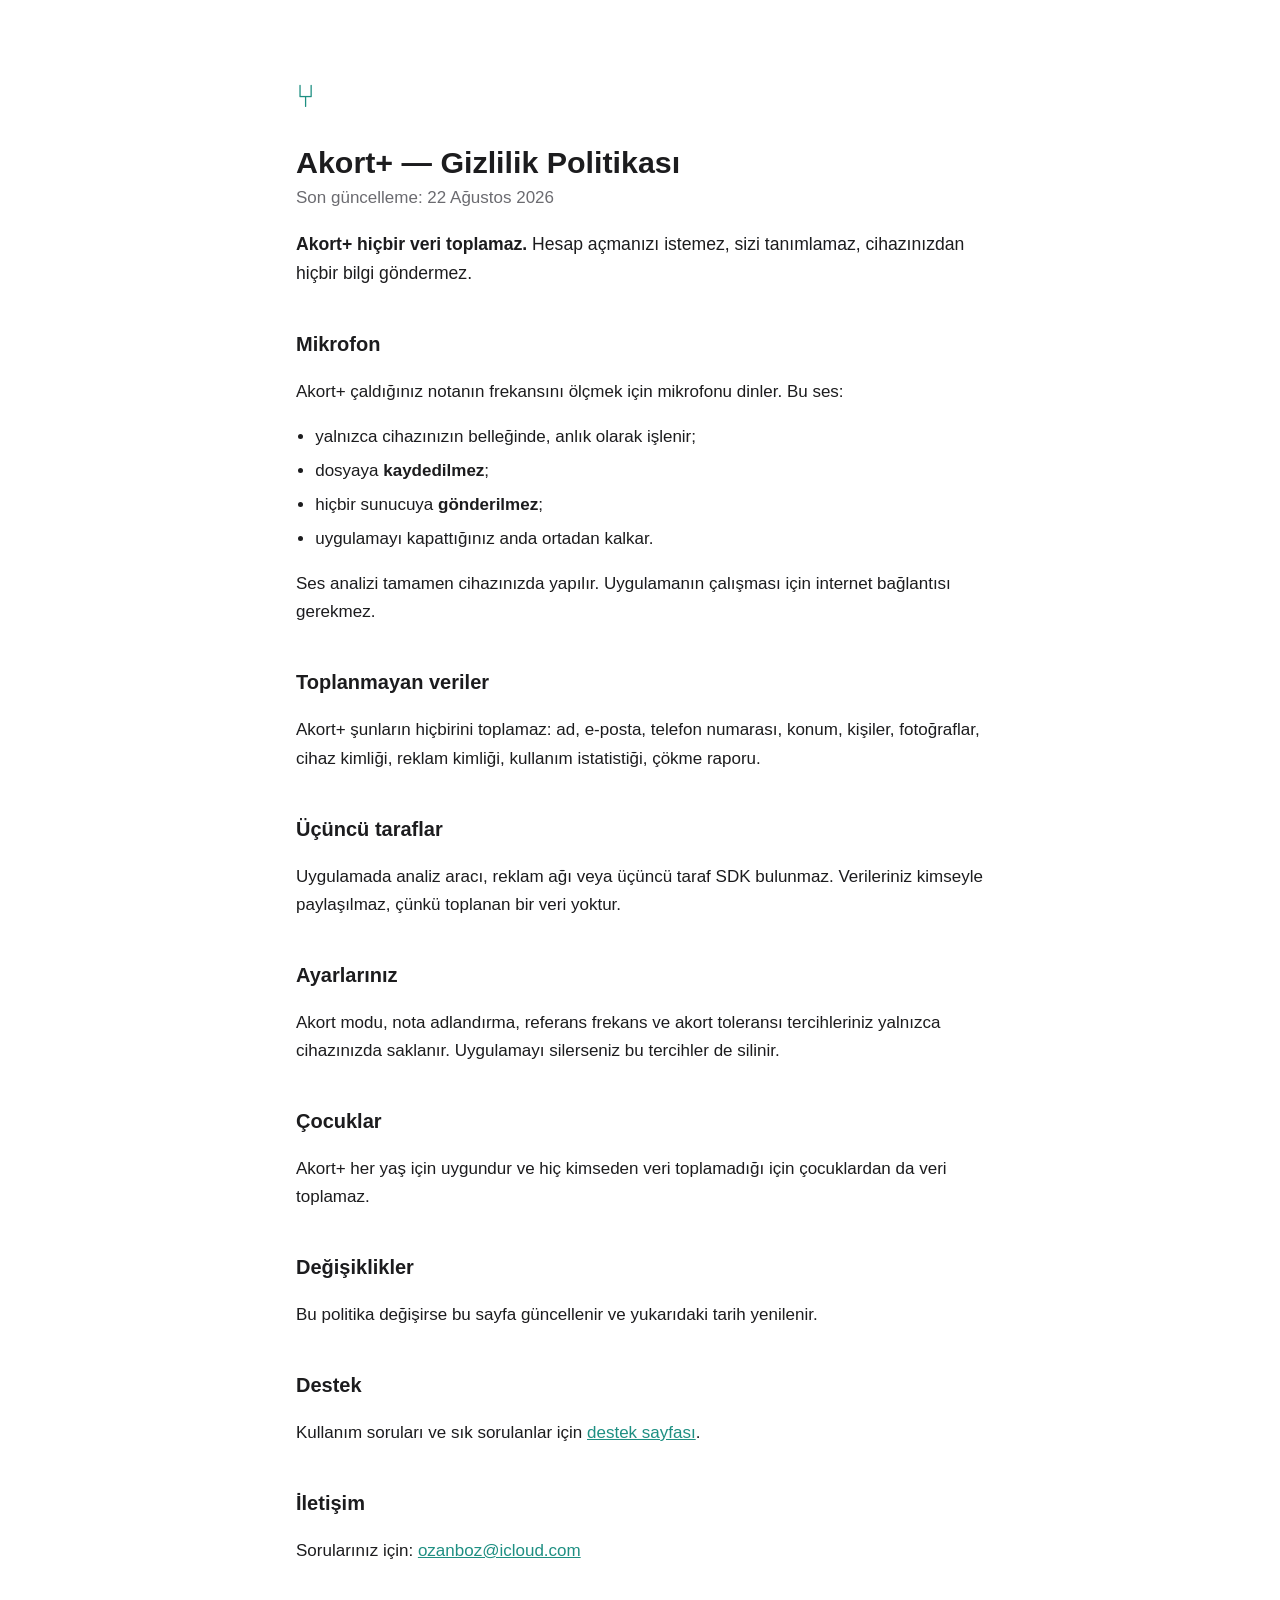
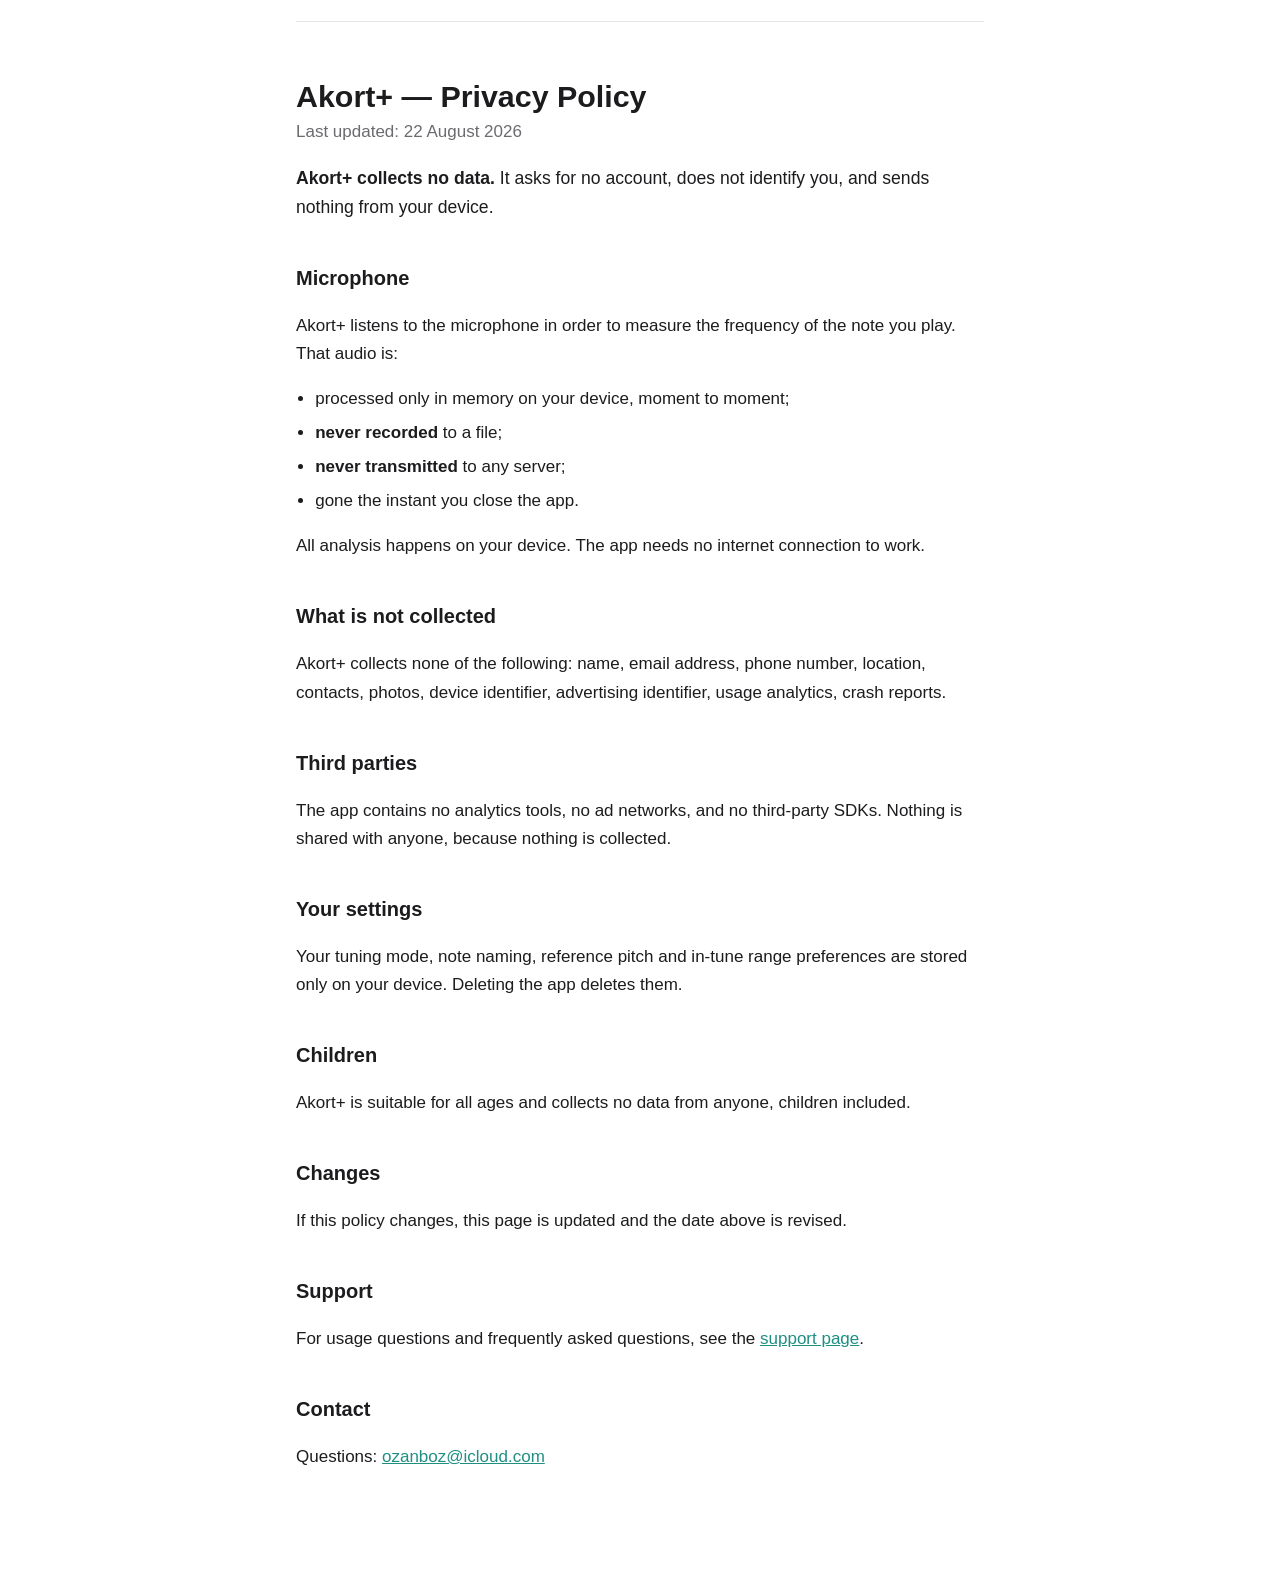
<file: index.html>
<!DOCTYPE html>
<html lang="tr">
<head>
<meta charset="utf-8">
<meta name="viewport" content="width=device-width, initial-scale=1">
<title>Akort+ — Gizlilik Politikası / Privacy Policy</title>
<style>
  :root {
    --accent: #1e8f82;
    --text: #1c1c1e;
    --muted: #6b6b70;
    --bg: #ffffff;
    --rule: #e5e5ea;
  }
  @media (prefers-color-scheme: dark) {
    :root { --text: #f2f2f7; --muted: #a1a1a6; --bg: #1c1c1e; --rule: #38383a; }
  }
  * { box-sizing: border-box; }
  body {
    margin: 0 auto; padding: 48px 24px 96px; max-width: 46rem;
    background: var(--bg); color: var(--text);
    font: 17px/1.65 -apple-system, BlinkMacSystemFont, "Segoe UI", Roboto, sans-serif;
  }
  h1 { font-size: 1.9rem; line-height: 1.2; margin: 0 0 4px; }
  h2 { font-size: 1.25rem; margin: 40px 0 8px; }
  .sub { color: var(--muted); margin: 0 0 8px; }
  .lede { font-size: 1.1rem; }
  hr { border: 0; border-top: 1px solid var(--rule); margin: 56px 0; }
  a { color: var(--accent); }
  ul { padding-left: 1.2rem; }
  li { margin: 6px 0; }
  .fork { color: var(--accent); font-size: 2rem; line-height: 1; }
</style>
</head>
<body>

<p class="fork">⑂</p>

<h1>Akort+ — Gizlilik Politikası</h1>
<p class="sub">Son güncelleme: 22 Ağustos 2026</p>

<p class="lede"><strong>Akort+ hiçbir veri toplamaz.</strong> Hesap açmanızı istemez, sizi tanımlamaz, cihazınızdan hiçbir bilgi göndermez.</p>

<h2>Mikrofon</h2>
<p>Akort+ çaldığınız notanın frekansını ölçmek için mikrofonu dinler. Bu ses:</p>
<ul>
  <li>yalnızca cihazınızın belleğinde, anlık olarak işlenir;</li>
  <li>dosyaya <strong>kaydedilmez</strong>;</li>
  <li>hiçbir sunucuya <strong>gönderilmez</strong>;</li>
  <li>uygulamayı kapattığınız anda ortadan kalkar.</li>
</ul>
<p>Ses analizi tamamen cihazınızda yapılır. Uygulamanın çalışması için internet bağlantısı gerekmez.</p>

<h2>Toplanmayan veriler</h2>
<p>Akort+ şunların hiçbirini toplamaz: ad, e-posta, telefon numarası, konum, kişiler, fotoğraflar, cihaz kimliği, reklam kimliği, kullanım istatistiği, çökme raporu.</p>

<h2>Üçüncü taraflar</h2>
<p>Uygulamada analiz aracı, reklam ağı veya üçüncü taraf SDK bulunmaz. Verileriniz kimseyle paylaşılmaz, çünkü toplanan bir veri yoktur.</p>

<h2>Ayarlarınız</h2>
<p>Akort modu, nota adlandırma, referans frekans ve akort toleransı tercihleriniz yalnızca cihazınızda saklanır. Uygulamayı silerseniz bu tercihler de silinir.</p>

<h2>Çocuklar</h2>
<p>Akort+ her yaş için uygundur ve hiç kimseden veri toplamadığı için çocuklardan da veri toplamaz.</p>

<h2>Değişiklikler</h2>
<p>Bu politika değişirse bu sayfa güncellenir ve yukarıdaki tarih yenilenir.</p>

<h2>Destek</h2>
<p>Kullanım soruları ve sık sorulanlar için <a href="support.html">destek sayfası</a>.</p>

<h2>İletişim</h2>
<p>Sorularınız için: <a href="mailto:ozanboz@icloud.com">ozanboz@icloud.com</a></p>

<hr>

<h1 lang="en">Akort+ — Privacy Policy</h1>
<p class="sub" lang="en">Last updated: 22 August 2026</p>

<div lang="en">
<p class="lede"><strong>Akort+ collects no data.</strong> It asks for no account, does not identify you, and sends nothing from your device.</p>

<h2>Microphone</h2>
<p>Akort+ listens to the microphone in order to measure the frequency of the note you play. That audio is:</p>
<ul>
  <li>processed only in memory on your device, moment to moment;</li>
  <li><strong>never recorded</strong> to a file;</li>
  <li><strong>never transmitted</strong> to any server;</li>
  <li>gone the instant you close the app.</li>
</ul>
<p>All analysis happens on your device. The app needs no internet connection to work.</p>

<h2>What is not collected</h2>
<p>Akort+ collects none of the following: name, email address, phone number, location, contacts, photos, device identifier, advertising identifier, usage analytics, crash reports.</p>

<h2>Third parties</h2>
<p>The app contains no analytics tools, no ad networks, and no third-party SDKs. Nothing is shared with anyone, because nothing is collected.</p>

<h2>Your settings</h2>
<p>Your tuning mode, note naming, reference pitch and in-tune range preferences are stored only on your device. Deleting the app deletes them.</p>

<h2>Children</h2>
<p>Akort+ is suitable for all ages and collects no data from anyone, children included.</p>

<h2>Changes</h2>
<p>If this policy changes, this page is updated and the date above is revised.</p>

<h2>Support</h2>
<p>For usage questions and frequently asked questions, see the <a href="support.html">support page</a>.</p>

<h2>Contact</h2>
<p>Questions: <a href="mailto:ozanboz@icloud.com">ozanboz@icloud.com</a></p>
</div>

</body>
</html>
</file>
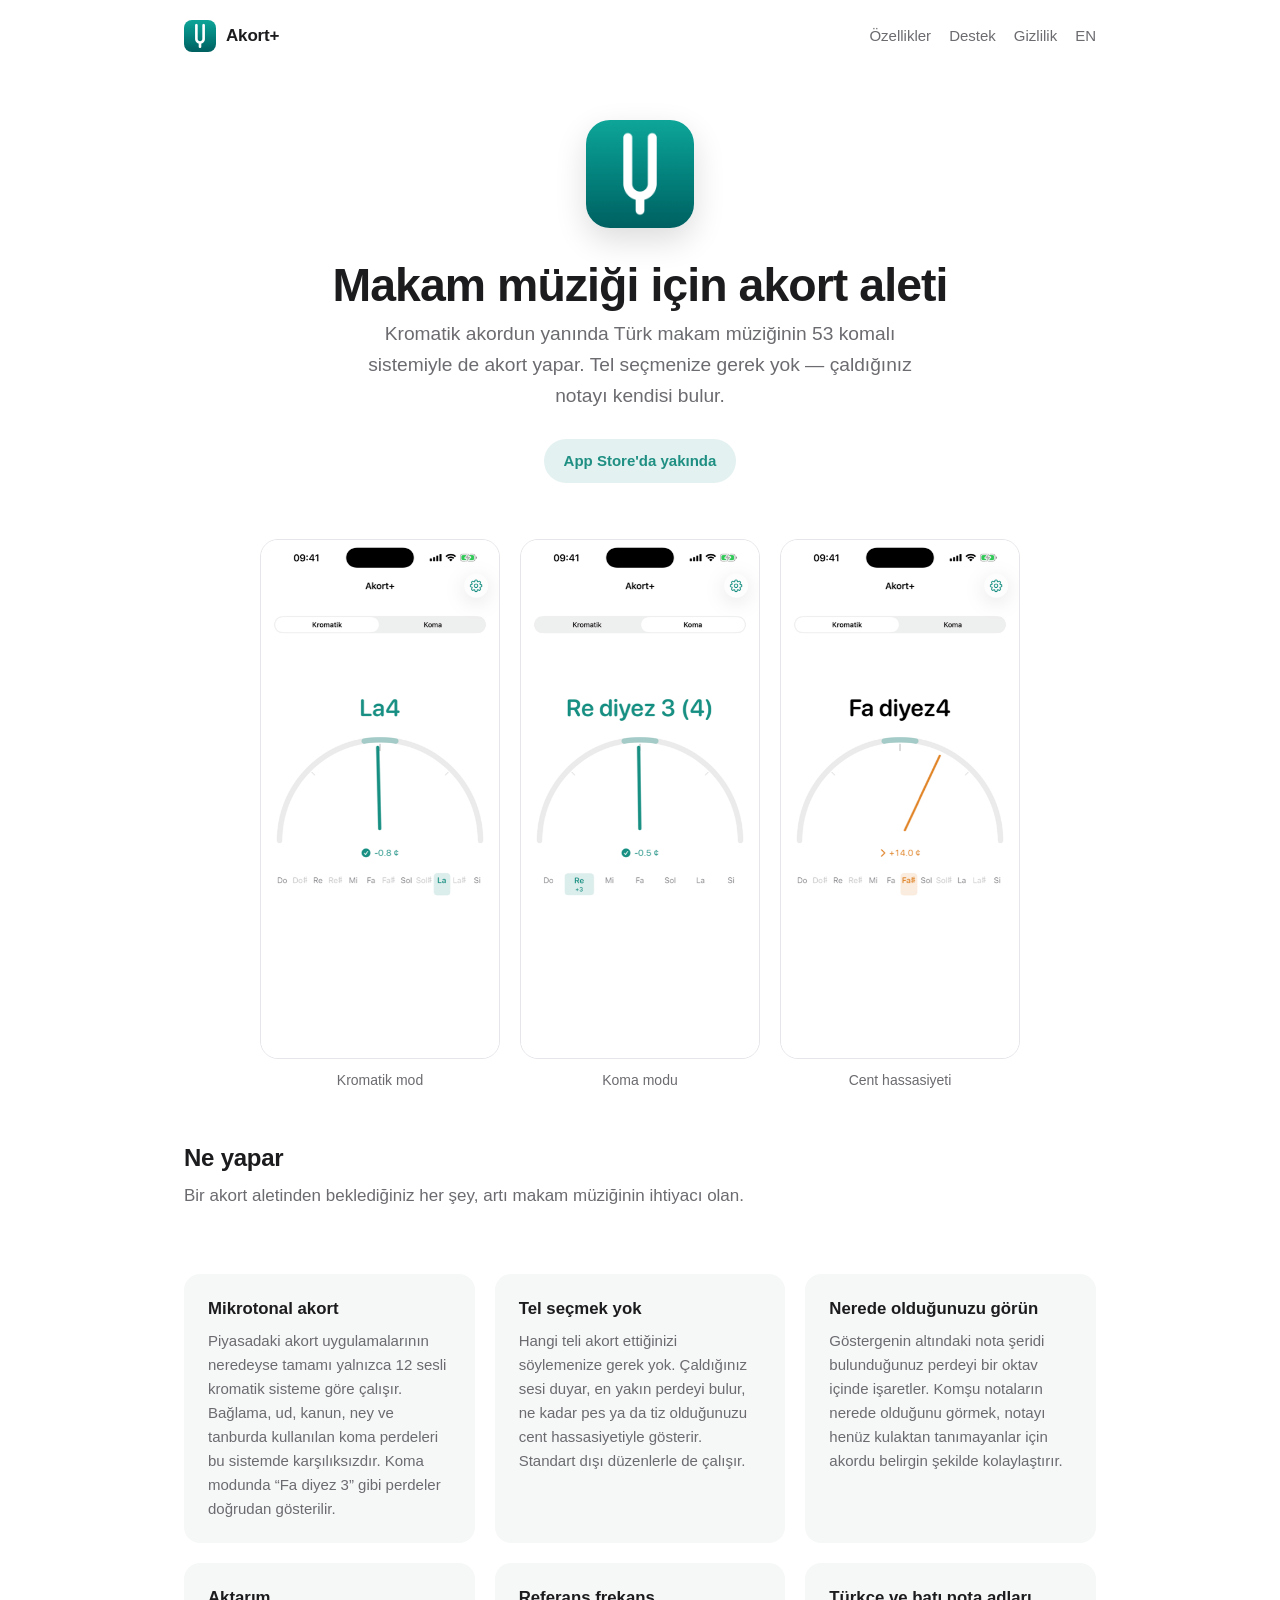
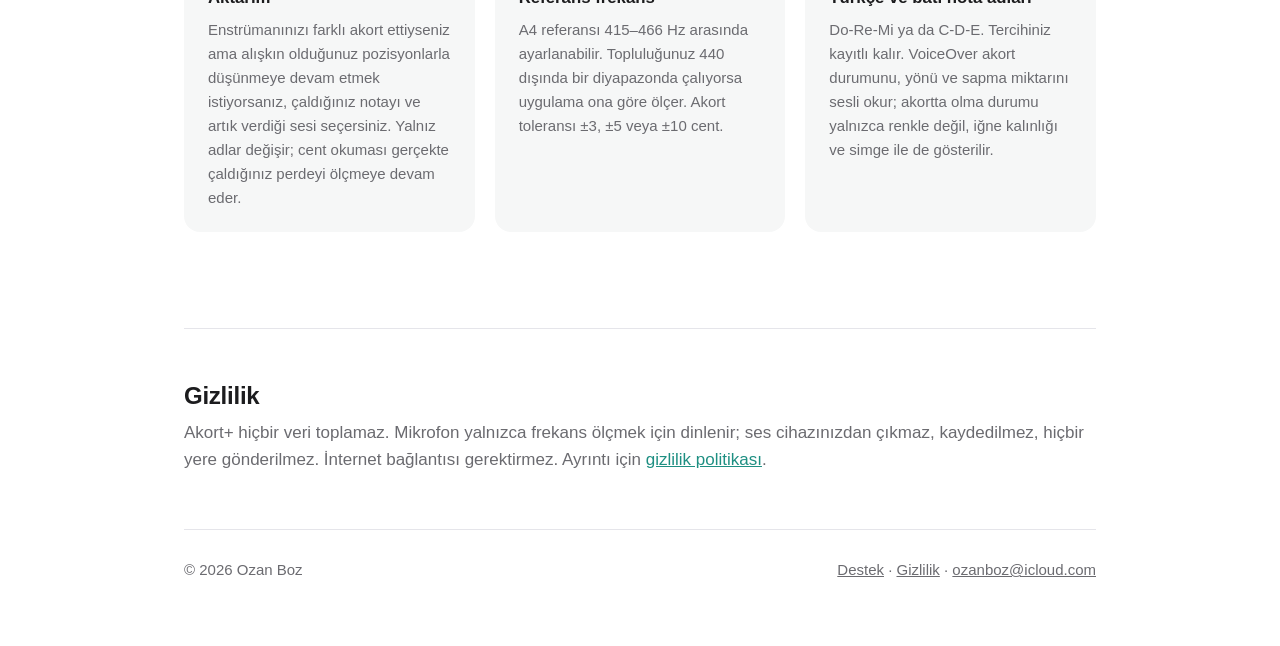
<file: site/index.html>
<!DOCTYPE html>
<html lang="tr">
<head>
<meta charset="utf-8">
<meta name="viewport" content="width=device-width, initial-scale=1">
<title>Akort+ — Makam ve kromatik akort aleti</title>
<meta name="description" content="Akort+ hem batı müziğinin 12 sesli sistemine hem de Türk makam müziğinin 53 komalı Arel-Ezgi-Uzdilek sistemine göre akort yapar. Bağlama, ud, kanun, ney ve tanbur için.">
<link rel="icon" href="assets/icon.png">
<link rel="stylesheet" href="style.css">
<meta property="og:title" content="Akort+ — Makam ve kromatik akort aleti">
<meta property="og:description" content="Kromatik akordun yanında Türk makam müziğinin 53 komalı sistemiyle de akort yapar. Tel seçmenize gerek yok.">
<meta property="og:image" content="https://akortplus.com/assets/icon.png">
<meta property="og:url" content="https://akortplus.com/">
<meta property="og:type" content="website">
</head>
<body>

<div class="wrap">
  <header class="top">
    <a class="brand" href="./">
      <img src="assets/icon.png" alt="">
      <span>Akort+</span>
    </a>
    <nav>
      <a href="#ozellikler">Özellikler</a>
      <a href="destek.html">Destek</a>
      <a href="gizlilik.html">Gizlilik</a>
      <a href="en/">EN</a>
    </nav>
  </header>

  <section class="hero">
    <img class="mark" src="assets/icon.png" alt="Akort+ simgesi">
    <h1>Makam müziği için akort aleti</h1>
    <p class="lede">
      Kromatik akordun yanında Türk makam müziğinin 53 komalı sistemiyle de
      akort yapar. Tel seçmenize gerek yok — çaldığınız notayı kendisi bulur.
    </p>
    <span class="badge">App Store'da yakında</span>
  </section>

  <div class="shots">
    <figure>
      <img src="assets/tr-1.png" alt="Akort+ kromatik modda La4 notasını akortta gösteriyor">
      <figcaption>Kromatik mod</figcaption>
    </figure>
    <figure>
      <img src="assets/tr-2.png" alt="Akort+ koma modunda Re diyez 3 perdesini gösteriyor">
      <figcaption>Koma modu</figcaption>
    </figure>
    <figure>
      <img src="assets/tr-3.png" alt="Akort+ akortsuz bir sesi cent cinsinden sapmayla gösteriyor">
      <figcaption>Cent hassasiyeti</figcaption>
    </figure>
  </div>

  <section id="ozellikler">
    <h2>Ne yapar</h2>
    <p>Bir akort aletinden beklediğiniz her şey, artı makam müziğinin ihtiyacı olan.</p>

    <div class="features">
      <div class="card">
        <h3>Mikrotonal akort</h3>
        <p>
          Piyasadaki akort uygulamalarının neredeyse tamamı yalnızca 12 sesli
          kromatik sisteme göre çalışır. Bağlama, ud, kanun, ney ve tanburda
          kullanılan koma perdeleri bu sistemde karşılıksızdır. Koma modunda
          “Fa diyez 3” gibi perdeler doğrudan gösterilir.
        </p>
      </div>
      <div class="card">
        <h3>Tel seçmek yok</h3>
        <p>
          Hangi teli akort ettiğinizi söylemenize gerek yok. Çaldığınız sesi
          duyar, en yakın perdeyi bulur, ne kadar pes ya da tiz olduğunuzu
          cent hassasiyetiyle gösterir. Standart dışı düzenlerle de çalışır.
        </p>
      </div>
      <div class="card">
        <h3>Nerede olduğunuzu görün</h3>
        <p>
          Göstergenin altındaki nota şeridi bulunduğunuz perdeyi bir oktav
          içinde işaretler. Komşu notaların nerede olduğunu görmek, notayı
          henüz kulaktan tanımayanlar için akordu belirgin şekilde
          kolaylaştırır.
        </p>
      </div>
      <div class="card">
        <h3>Aktarım</h3>
        <p>
          Enstrümanınızı farklı akort ettiyseniz ama alışkın olduğunuz
          pozisyonlarla düşünmeye devam etmek istiyorsanız, çaldığınız notayı
          ve artık verdiği sesi seçersiniz. Yalnız adlar değişir; cent okuması
          gerçekte çaldığınız perdeyi ölçmeye devam eder.
        </p>
      </div>
      <div class="card">
        <h3>Referans frekans</h3>
        <p>
          A4 referansı 415–466 Hz arasında ayarlanabilir. Topluluğunuz 440
          dışında bir diyapazonda çalıyorsa uygulama ona göre ölçer. Akort
          toleransı ±3, ±5 veya ±10 cent.
        </p>
      </div>
      <div class="card">
        <h3>Türkçe ve batı nota adları</h3>
        <p>
          Do-Re-Mi ya da C-D-E. Tercihiniz kayıtlı kalır. VoiceOver akort
          durumunu, yönü ve sapma miktarını sesli okur; akortta olma durumu
          yalnızca renkle değil, iğne kalınlığı ve simge ile de gösterilir.
        </p>
      </div>
    </div>
  </section>

  <hr>

  <section>
    <h2>Gizlilik</h2>
    <p>
      Akort+ hiçbir veri toplamaz. Mikrofon yalnızca frekans ölçmek için
      dinlenir; ses cihazınızdan çıkmaz, kaydedilmez, hiçbir yere gönderilmez.
      İnternet bağlantısı gerektirmez. Ayrıntı için
      <a href="gizlilik.html">gizlilik politikası</a>.
    </p>
  </section>

  <footer>
    <div class="row">
      <span>© 2026 Ozan Boz</span>
      <span>
        <a href="destek.html">Destek</a> ·
        <a href="gizlilik.html">Gizlilik</a> ·
        <a href="mailto:ozanboz@icloud.com">ozanboz@icloud.com</a>
      </span>
    </div>
  </footer>
</div>

</body>
</html>
</file>
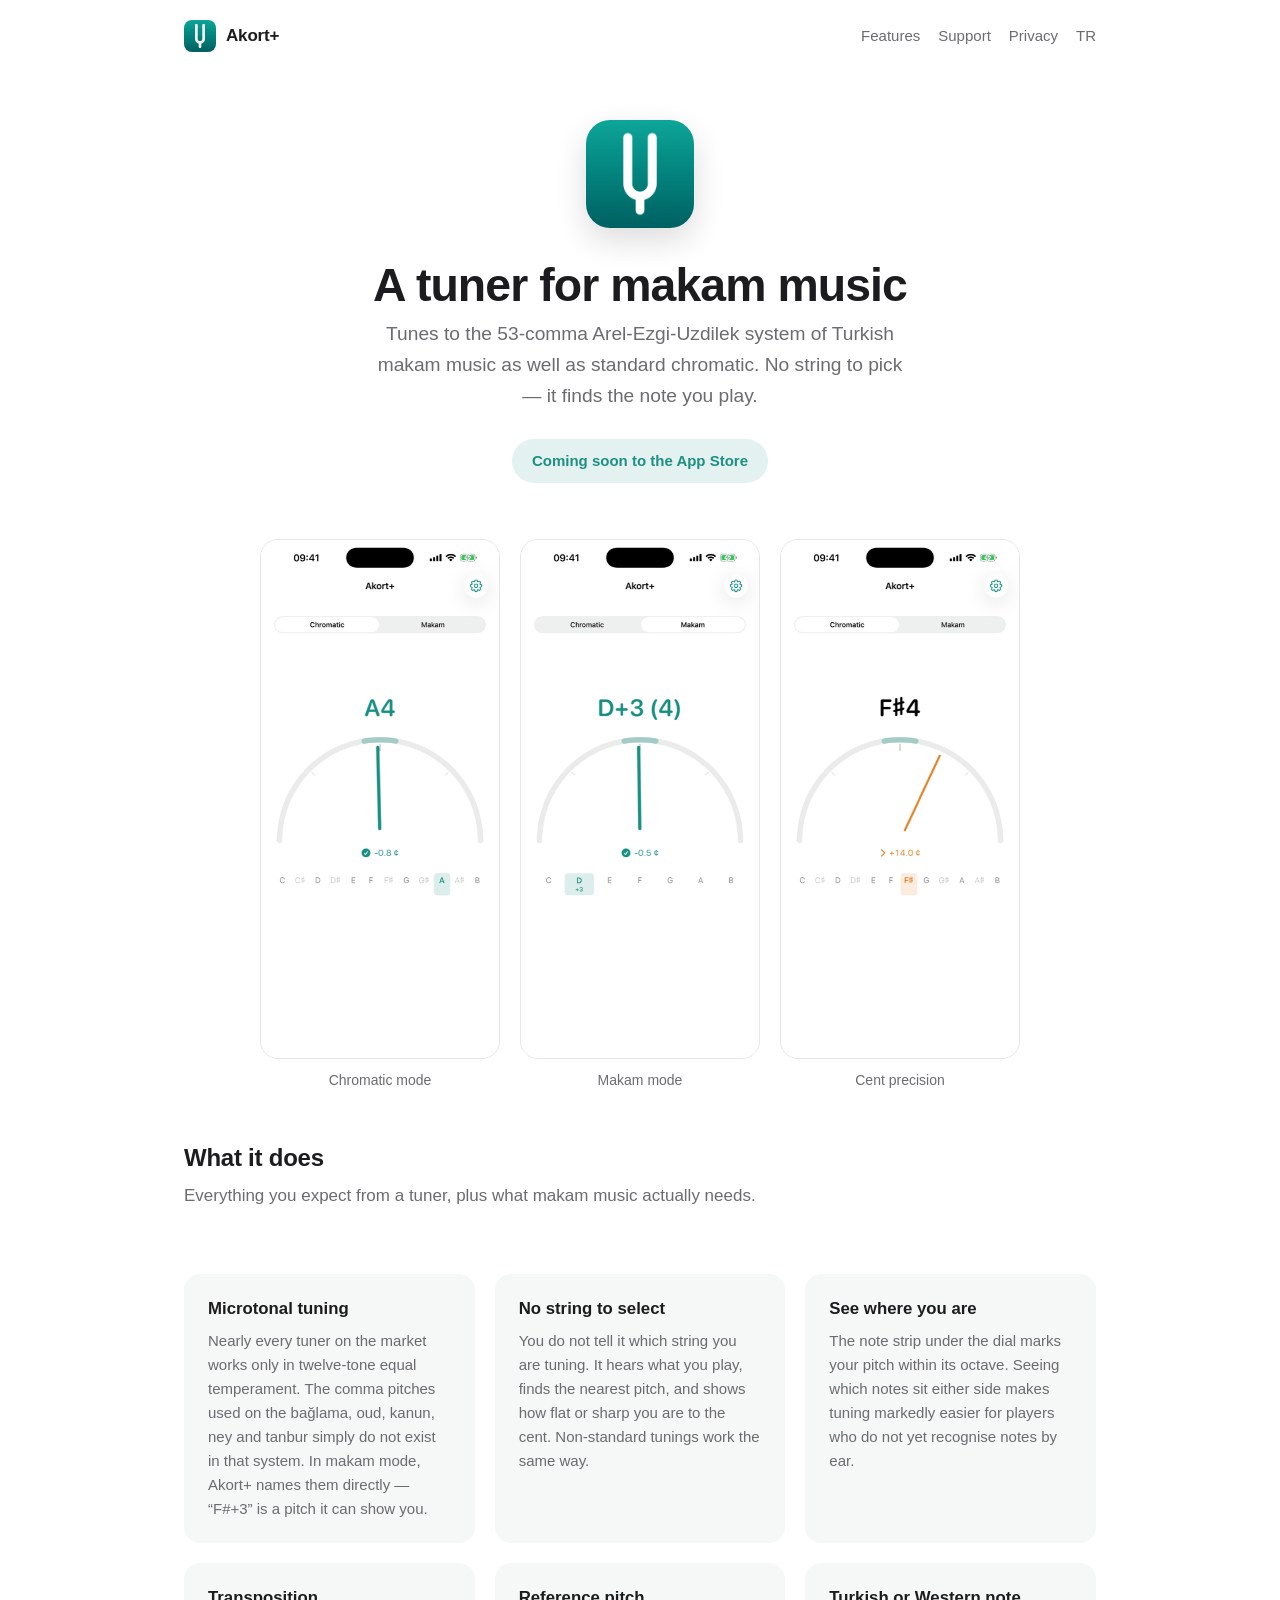
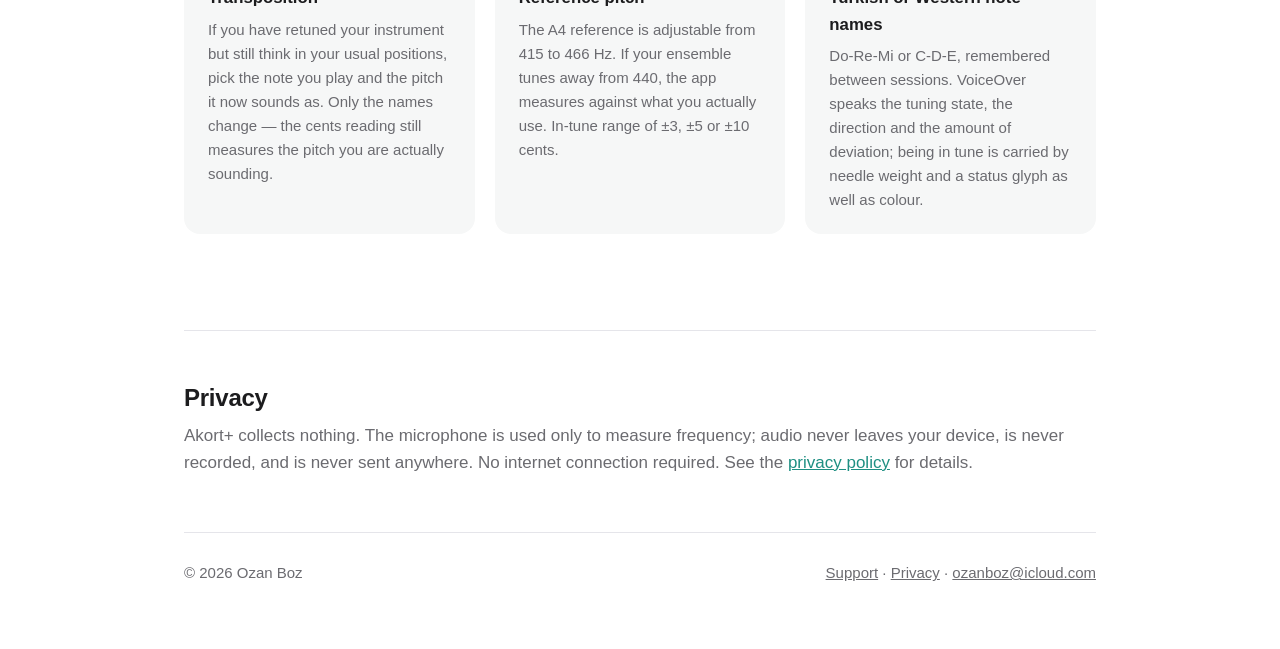
<file: site/en/index.html>
<!DOCTYPE html>
<html lang="en">
<head>
<meta charset="utf-8">
<meta name="viewport" content="width=device-width, initial-scale=1">
<title>Akort+ — Makam and chromatic tuner</title>
<meta name="description" content="Akort+ tunes to both the twelve-tone system of Western music and the 53-comma Arel-Ezgi-Uzdilek system of Turkish makam music. For the bağlama, oud, kanun, ney and tanbur.">
<link rel="icon" href="../assets/icon.png">
<link rel="stylesheet" href="../style.css">
<meta property="og:title" content="Akort+ — Makam and chromatic tuner">
<meta property="og:description" content="Tunes to the 53-comma system of Turkish makam music as well as standard chromatic. No string to pick.">
<meta property="og:image" content="https://akortplus.com/assets/icon.png">
<meta property="og:url" content="https://akortplus.com/en/">
<meta property="og:type" content="website">
</head>
<body>

<div class="wrap">
  <header class="top">
    <a class="brand" href="./">
      <img src="../assets/icon.png" alt="">
      <span>Akort+</span>
    </a>
    <nav>
      <a href="#features">Features</a>
      <a href="support.html">Support</a>
      <a href="privacy.html">Privacy</a>
      <a href="../">TR</a>
    </nav>
  </header>

  <section class="hero">
    <img class="mark" src="../assets/icon.png" alt="Akort+ icon">
    <h1>A tuner for makam music</h1>
    <p class="lede">
      Tunes to the 53-comma Arel-Ezgi-Uzdilek system of Turkish makam music as
      well as standard chromatic. No string to pick — it finds the note you
      play.
    </p>
    <span class="badge">Coming soon to the App Store</span>
  </section>

  <div class="shots">
    <figure>
      <img src="../assets/en-1.png" alt="Akort+ showing A4 in tune in chromatic mode">
      <figcaption>Chromatic mode</figcaption>
    </figure>
    <figure>
      <img src="../assets/en-2.png" alt="Akort+ showing the pitch D+3 in makam mode">
      <figcaption>Makam mode</figcaption>
    </figure>
    <figure>
      <img src="../assets/en-3.png" alt="Akort+ showing deviation from pitch in cents">
      <figcaption>Cent precision</figcaption>
    </figure>
  </div>

  <section id="features">
    <h2>What it does</h2>
    <p>Everything you expect from a tuner, plus what makam music actually needs.</p>

    <div class="features">
      <div class="card">
        <h3>Microtonal tuning</h3>
        <p>
          Nearly every tuner on the market works only in twelve-tone equal
          temperament. The comma pitches used on the bağlama, oud, kanun, ney
          and tanbur simply do not exist in that system. In makam mode,
          Akort+ names them directly — “F#+3” is a pitch it can show you.
        </p>
      </div>
      <div class="card">
        <h3>No string to select</h3>
        <p>
          You do not tell it which string you are tuning. It hears what you
          play, finds the nearest pitch, and shows how flat or sharp you are
          to the cent. Non-standard tunings work the same way.
        </p>
      </div>
      <div class="card">
        <h3>See where you are</h3>
        <p>
          The note strip under the dial marks your pitch within its octave.
          Seeing which notes sit either side makes tuning markedly easier for
          players who do not yet recognise notes by ear.
        </p>
      </div>
      <div class="card">
        <h3>Transposition</h3>
        <p>
          If you have retuned your instrument but still think in your usual
          positions, pick the note you play and the pitch it now sounds as.
          Only the names change — the cents reading still measures the pitch
          you are actually sounding.
        </p>
      </div>
      <div class="card">
        <h3>Reference pitch</h3>
        <p>
          The A4 reference is adjustable from 415 to 466 Hz. If your ensemble
          tunes away from 440, the app measures against what you actually use.
          In-tune range of ±3, ±5 or ±10 cents.
        </p>
      </div>
      <div class="card">
        <h3>Turkish or Western note names</h3>
        <p>
          Do-Re-Mi or C-D-E, remembered between sessions. VoiceOver speaks the
          tuning state, the direction and the amount of deviation; being in
          tune is carried by needle weight and a status glyph as well as
          colour.
        </p>
      </div>
    </div>
  </section>

  <hr>

  <section>
    <h2>Privacy</h2>
    <p>
      Akort+ collects nothing. The microphone is used only to measure
      frequency; audio never leaves your device, is never recorded, and is
      never sent anywhere. No internet connection required. See the
      <a href="privacy.html">privacy policy</a> for details.
    </p>
  </section>

  <footer>
    <div class="row">
      <span>© 2026 Ozan Boz</span>
      <span>
        <a href="support.html">Support</a> ·
        <a href="privacy.html">Privacy</a> ·
        <a href="mailto:ozanboz@icloud.com">ozanboz@icloud.com</a>
      </span>
    </div>
  </footer>
</div>

</body>
</html>
</file>
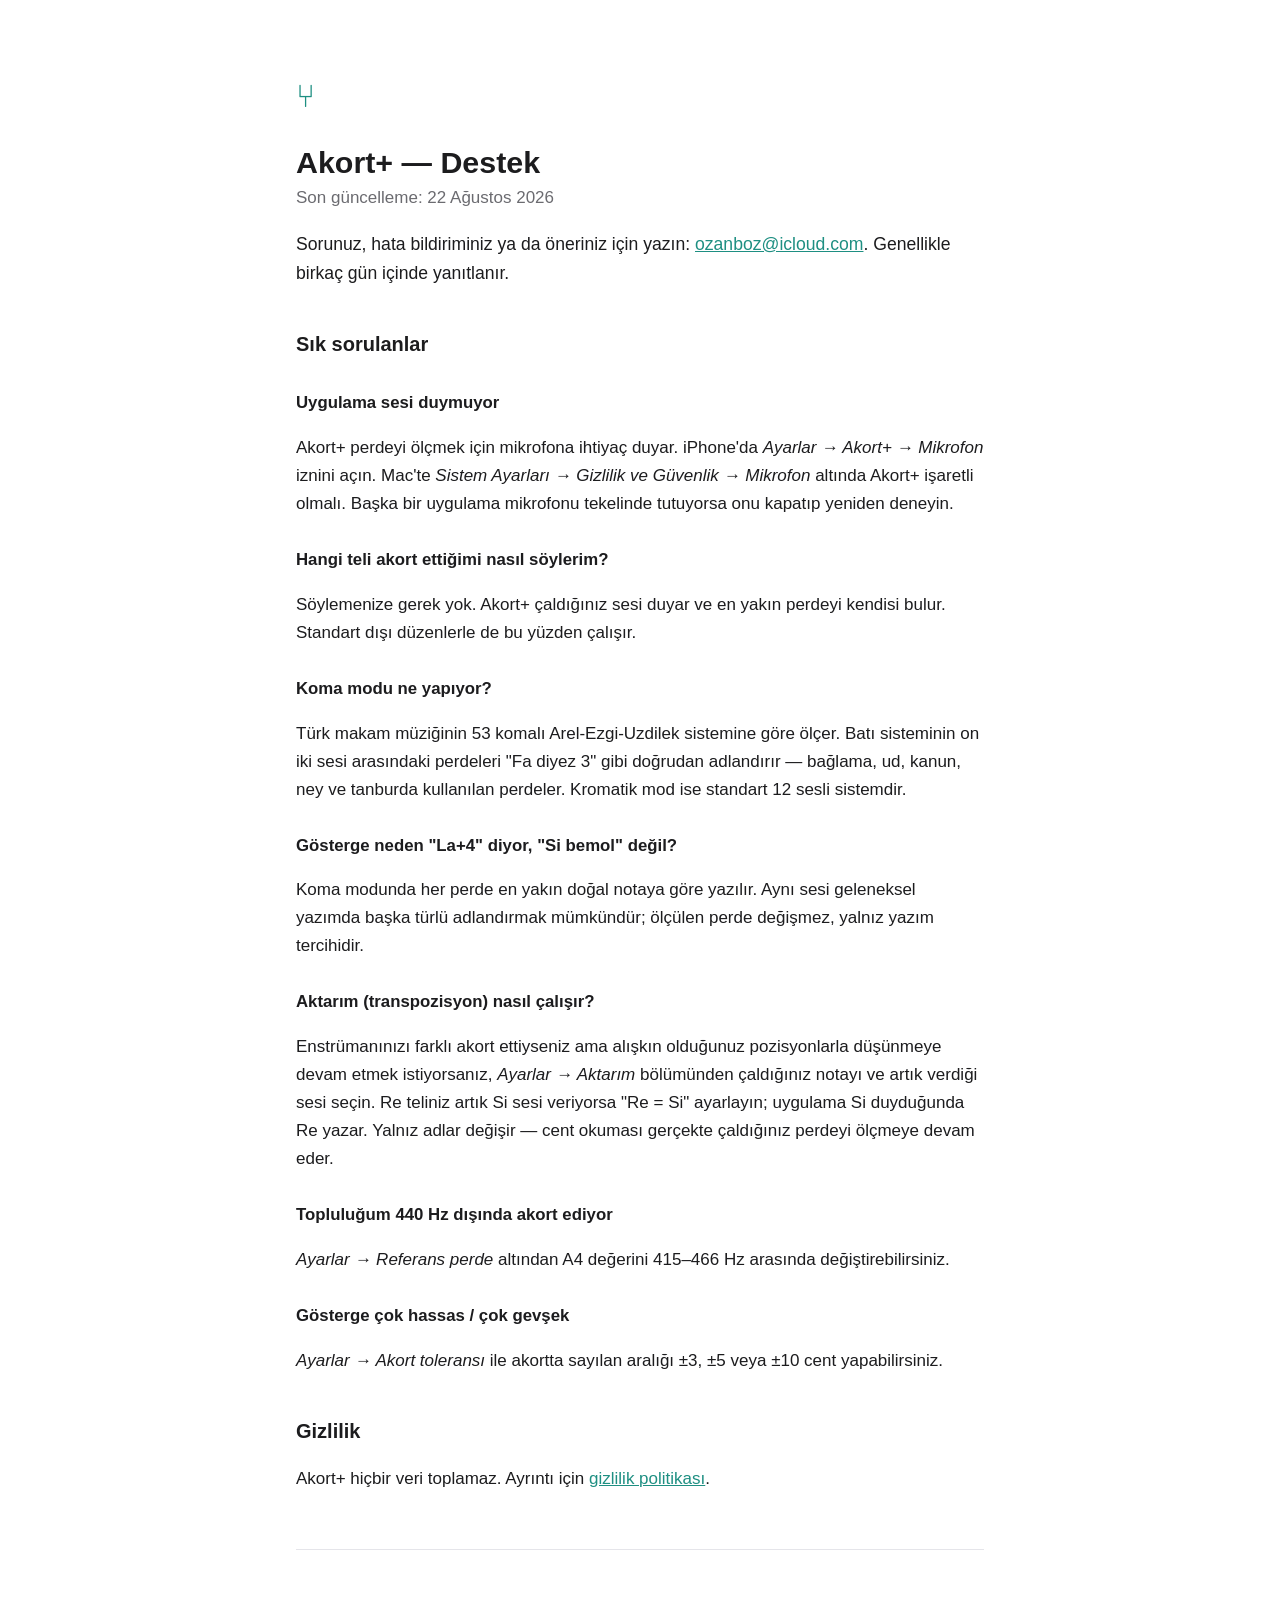
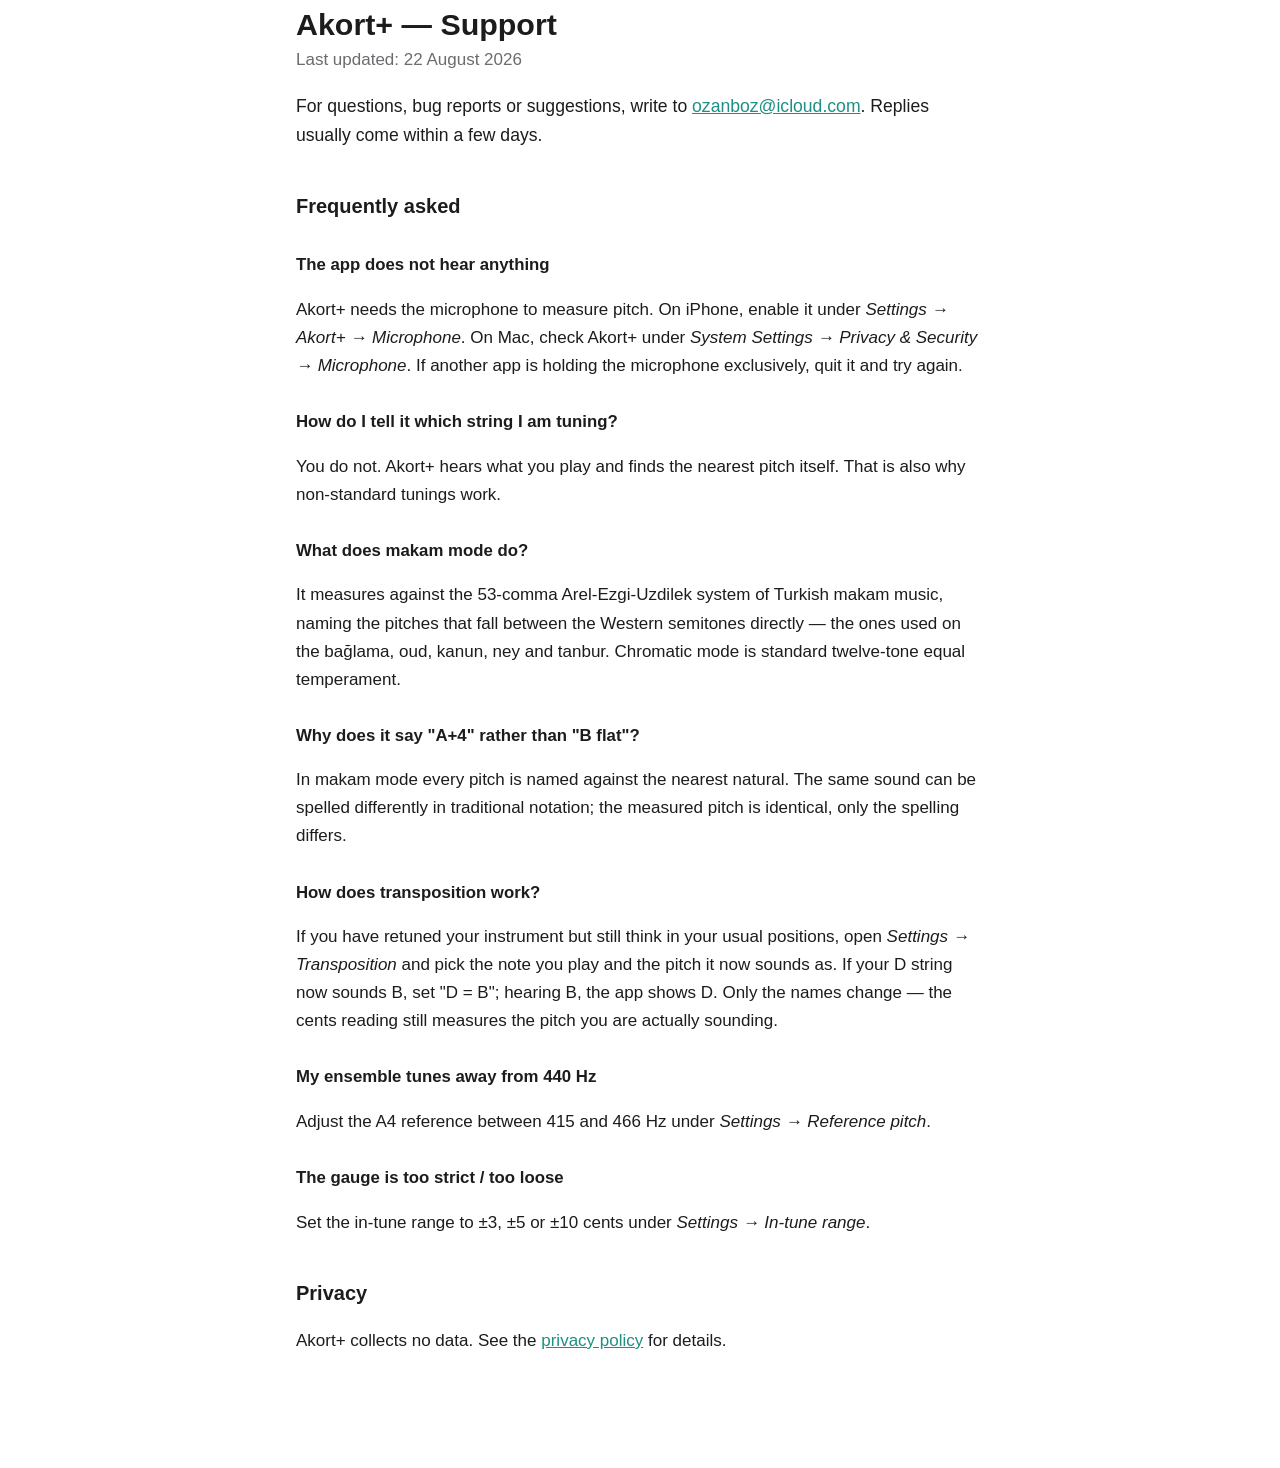
<file: support.html>
<!DOCTYPE html>
<html lang="tr">
<head>
<meta charset="utf-8">
<meta name="viewport" content="width=device-width, initial-scale=1">
<title>Akort+ — Destek / Support</title>
<style>
  :root {
    --accent: #1e8f82;
    --text: #1c1c1e;
    --muted: #6b6b70;
    --bg: #ffffff;
    --rule: #e5e5ea;
  }
  @media (prefers-color-scheme: dark) {
    :root { --text: #f2f2f7; --muted: #a1a1a6; --bg: #1c1c1e; --rule: #38383a; }
  }
  * { box-sizing: border-box; }
  body {
    margin: 0 auto; padding: 48px 24px 96px; max-width: 46rem;
    background: var(--bg); color: var(--text);
    font: 17px/1.65 -apple-system, BlinkMacSystemFont, "Segoe UI", Roboto, sans-serif;
  }
  h1 { font-size: 1.9rem; line-height: 1.2; margin: 0 0 4px; }
  h2 { font-size: 1.25rem; margin: 40px 0 8px; }
  h3 { font-size: 1.05rem; margin: 28px 0 4px; }
  .sub { color: var(--muted); margin: 0 0 8px; }
  .lede { font-size: 1.1rem; }
  hr { border: 0; border-top: 1px solid var(--rule); margin: 56px 0; }
  a { color: var(--accent); }
  ul { padding-left: 1.2rem; }
  li { margin: 6px 0; }
  .fork { color: var(--accent); font-size: 2rem; line-height: 1; }
  .mail { font-size: 1.1rem; }
</style>
</head>
<body>

<p class="fork">⑂</p>

<h1>Akort+ — Destek</h1>
<p class="sub">Son güncelleme: 22 Ağustos 2026</p>

<p class="lede">Sorunuz, hata bildiriminiz ya da öneriniz için yazın:
<a href="mailto:ozanboz@icloud.com">ozanboz@icloud.com</a>. Genellikle
birkaç gün içinde yanıtlanır.</p>

<h2>Sık sorulanlar</h2>

<h3>Uygulama sesi duymuyor</h3>
<p>Akort+ perdeyi ölçmek için mikrofona ihtiyaç duyar. iPhone'da
<em>Ayarlar → Akort+ → Mikrofon</em> iznini açın. Mac'te
<em>Sistem Ayarları → Gizlilik ve Güvenlik → Mikrofon</em> altında Akort+
işaretli olmalı. Başka bir uygulama mikrofonu tekelinde tutuyorsa onu
kapatıp yeniden deneyin.</p>

<h3>Hangi teli akort ettiğimi nasıl söylerim?</h3>
<p>Söylemenize gerek yok. Akort+ çaldığınız sesi duyar ve en yakın perdeyi
kendisi bulur. Standart dışı düzenlerle de bu yüzden çalışır.</p>

<h3>Koma modu ne yapıyor?</h3>
<p>Türk makam müziğinin 53 komalı Arel-Ezgi-Uzdilek sistemine göre ölçer.
Batı sisteminin on iki sesi arasındaki perdeleri "Fa diyez 3" gibi doğrudan
adlandırır — bağlama, ud, kanun, ney ve tanburda kullanılan perdeler.
Kromatik mod ise standart 12 sesli sistemdir.</p>

<h3>Gösterge neden "La+4" diyor, "Si bemol" değil?</h3>
<p>Koma modunda her perde en yakın doğal notaya göre yazılır. Aynı sesi
geleneksel yazımda başka türlü adlandırmak mümkündür; ölçülen perde
değişmez, yalnız yazım tercihidir.</p>

<h3>Aktarım (transpozisyon) nasıl çalışır?</h3>
<p>Enstrümanınızı farklı akort ettiyseniz ama alışkın olduğunuz pozisyonlarla
düşünmeye devam etmek istiyorsanız, <em>Ayarlar → Aktarım</em> bölümünden
çaldığınız notayı ve artık verdiği sesi seçin. Re teliniz artık Si sesi
veriyorsa "Re = Si" ayarlayın; uygulama Si duyduğunda Re yazar. Yalnız
adlar değişir — cent okuması gerçekte çaldığınız perdeyi ölçmeye devam
eder.</p>

<h3>Topluluğum 440 Hz dışında akort ediyor</h3>
<p><em>Ayarlar → Referans perde</em> altından A4 değerini 415–466 Hz
arasında değiştirebilirsiniz.</p>

<h3>Gösterge çok hassas / çok gevşek</h3>
<p><em>Ayarlar → Akort toleransı</em> ile akortta sayılan aralığı ±3, ±5
veya ±10 cent yapabilirsiniz.</p>

<h2>Gizlilik</h2>
<p>Akort+ hiçbir veri toplamaz. Ayrıntı için
<a href="./">gizlilik politikası</a>.</p>

<hr>

<h1>Akort+ — Support</h1>
<p class="sub">Last updated: 22 August 2026</p>

<p class="lede">For questions, bug reports or suggestions, write to
<a href="mailto:ozanboz@icloud.com">ozanboz@icloud.com</a>. Replies usually
come within a few days.</p>

<h2>Frequently asked</h2>

<h3>The app does not hear anything</h3>
<p>Akort+ needs the microphone to measure pitch. On iPhone, enable it under
<em>Settings → Akort+ → Microphone</em>. On Mac, check Akort+ under
<em>System Settings → Privacy &amp; Security → Microphone</em>. If another
app is holding the microphone exclusively, quit it and try again.</p>

<h3>How do I tell it which string I am tuning?</h3>
<p>You do not. Akort+ hears what you play and finds the nearest pitch
itself. That is also why non-standard tunings work.</p>

<h3>What does makam mode do?</h3>
<p>It measures against the 53-comma Arel-Ezgi-Uzdilek system of Turkish
makam music, naming the pitches that fall between the Western semitones
directly — the ones used on the bağlama, oud, kanun, ney and tanbur.
Chromatic mode is standard twelve-tone equal temperament.</p>

<h3>Why does it say "A+4" rather than "B flat"?</h3>
<p>In makam mode every pitch is named against the nearest natural. The same
sound can be spelled differently in traditional notation; the measured pitch
is identical, only the spelling differs.</p>

<h3>How does transposition work?</h3>
<p>If you have retuned your instrument but still think in your usual
positions, open <em>Settings → Transposition</em> and pick the note you play
and the pitch it now sounds as. If your D string now sounds B, set
"D = B"; hearing B, the app shows D. Only the names change — the cents
reading still measures the pitch you are actually sounding.</p>

<h3>My ensemble tunes away from 440 Hz</h3>
<p>Adjust the A4 reference between 415 and 466 Hz under
<em>Settings → Reference pitch</em>.</p>

<h3>The gauge is too strict / too loose</h3>
<p>Set the in-tune range to ±3, ±5 or ±10 cents under
<em>Settings → In-tune range</em>.</p>

<h2>Privacy</h2>
<p>Akort+ collects no data. See the
<a href="./">privacy policy</a> for details.</p>

</body>
</html>
</file>
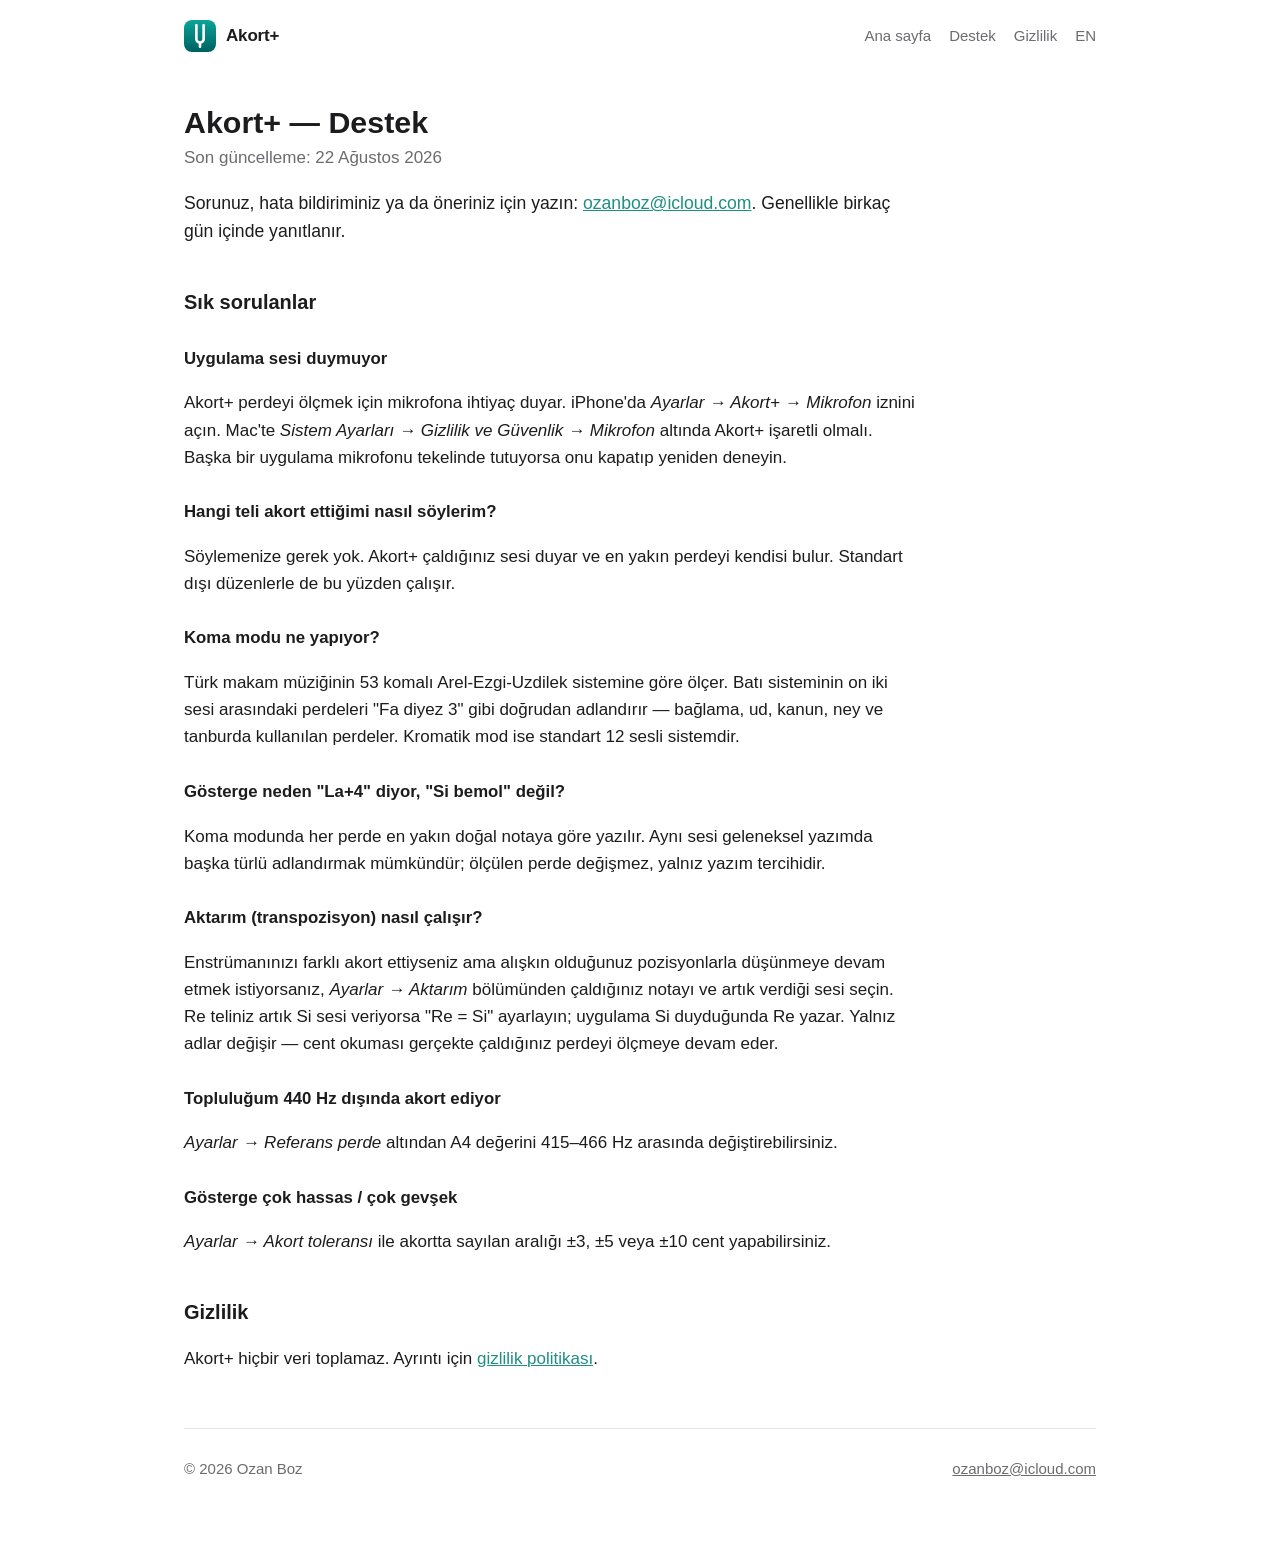
<file: site/destek.html>
<!DOCTYPE html>
<html lang="tr">
<head>
<meta charset="utf-8">
<meta name="viewport" content="width=device-width, initial-scale=1">
<title>Akort+ — Destek</title>
<link rel="icon" href="assets/icon.png">
<link rel="stylesheet" href="style.css">
</head>
<body>

<div class="wrap">
  <header class="top">
    <a class="brand" href="./">
      <img src="assets/icon.png" alt="">
      <span>Akort+</span>
    </a>
    <nav>
      <a href="./">Ana sayfa</a>
      <a href="destek.html">Destek</a>
      <a href="gizlilik.html">Gizlilik</a>
      <a href="en/">EN</a>
    </nav>
  </header>

  <div class="doc">
<h1>Akort+ — Destek</h1>
<p class="sub">Son güncelleme: 22 Ağustos 2026</p>

<p class="lede">Sorunuz, hata bildiriminiz ya da öneriniz için yazın:
<a href="mailto:ozanboz@icloud.com">ozanboz@icloud.com</a>. Genellikle
birkaç gün içinde yanıtlanır.</p>

<h2>Sık sorulanlar</h2>

<h3>Uygulama sesi duymuyor</h3>
<p>Akort+ perdeyi ölçmek için mikrofona ihtiyaç duyar. iPhone'da
<em>Ayarlar → Akort+ → Mikrofon</em> iznini açın. Mac'te
<em>Sistem Ayarları → Gizlilik ve Güvenlik → Mikrofon</em> altında Akort+
işaretli olmalı. Başka bir uygulama mikrofonu tekelinde tutuyorsa onu
kapatıp yeniden deneyin.</p>

<h3>Hangi teli akort ettiğimi nasıl söylerim?</h3>
<p>Söylemenize gerek yok. Akort+ çaldığınız sesi duyar ve en yakın perdeyi
kendisi bulur. Standart dışı düzenlerle de bu yüzden çalışır.</p>

<h3>Koma modu ne yapıyor?</h3>
<p>Türk makam müziğinin 53 komalı Arel-Ezgi-Uzdilek sistemine göre ölçer.
Batı sisteminin on iki sesi arasındaki perdeleri "Fa diyez 3" gibi doğrudan
adlandırır — bağlama, ud, kanun, ney ve tanburda kullanılan perdeler.
Kromatik mod ise standart 12 sesli sistemdir.</p>

<h3>Gösterge neden "La+4" diyor, "Si bemol" değil?</h3>
<p>Koma modunda her perde en yakın doğal notaya göre yazılır. Aynı sesi
geleneksel yazımda başka türlü adlandırmak mümkündür; ölçülen perde
değişmez, yalnız yazım tercihidir.</p>

<h3>Aktarım (transpozisyon) nasıl çalışır?</h3>
<p>Enstrümanınızı farklı akort ettiyseniz ama alışkın olduğunuz pozisyonlarla
düşünmeye devam etmek istiyorsanız, <em>Ayarlar → Aktarım</em> bölümünden
çaldığınız notayı ve artık verdiği sesi seçin. Re teliniz artık Si sesi
veriyorsa "Re = Si" ayarlayın; uygulama Si duyduğunda Re yazar. Yalnız
adlar değişir — cent okuması gerçekte çaldığınız perdeyi ölçmeye devam
eder.</p>

<h3>Topluluğum 440 Hz dışında akort ediyor</h3>
<p><em>Ayarlar → Referans perde</em> altından A4 değerini 415–466 Hz
arasında değiştirebilirsiniz.</p>

<h3>Gösterge çok hassas / çok gevşek</h3>
<p><em>Ayarlar → Akort toleransı</em> ile akortta sayılan aralığı ±3, ±5
veya ±10 cent yapabilirsiniz.</p>

<h2>Gizlilik</h2>
<p>Akort+ hiçbir veri toplamaz. Ayrıntı için
<a href="gizlilik.html">gizlilik politikası</a>.</p>
  </div>

  <footer>
    <div class="row">
      <span>© 2026 Ozan Boz</span>
      <span><a href="mailto:ozanboz@icloud.com">ozanboz@icloud.com</a></span>
    </div>
  </footer>
</div>

</body>
</html>
</file>
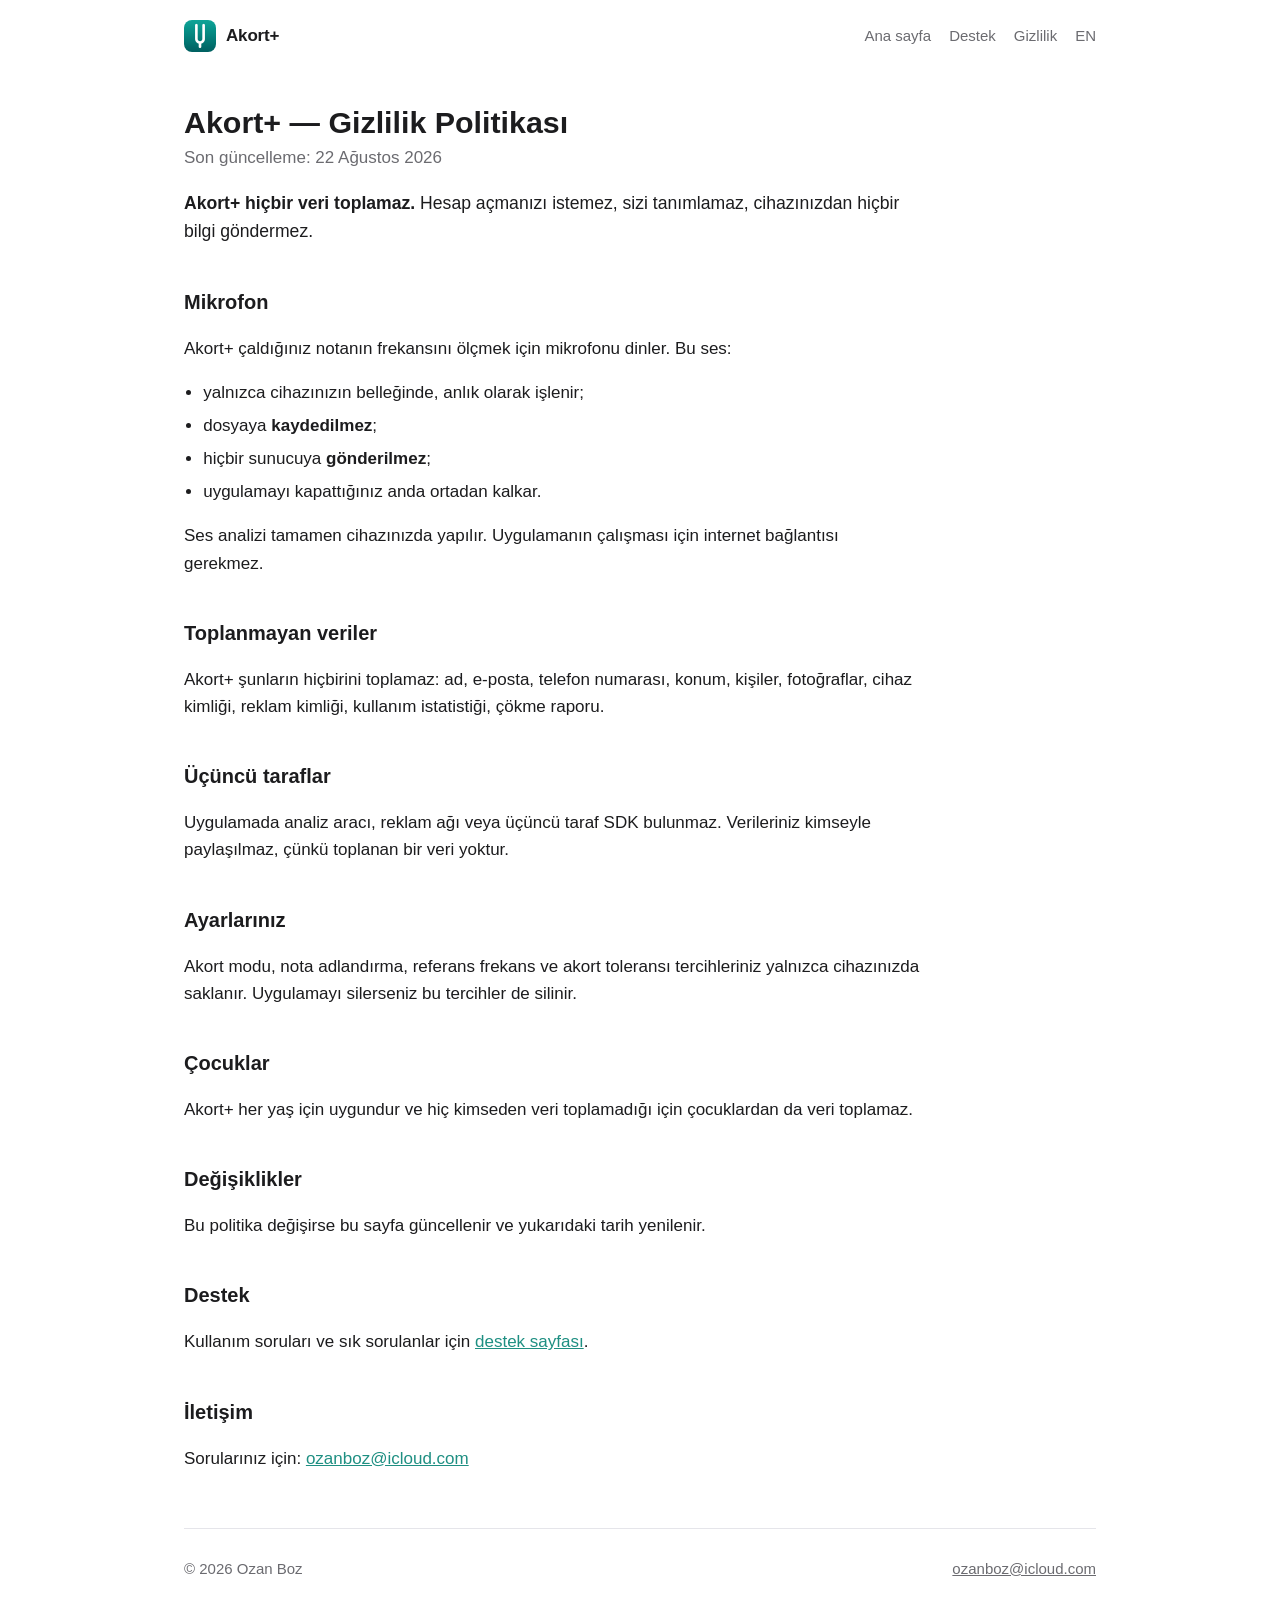
<file: site/gizlilik.html>
<!DOCTYPE html>
<html lang="tr">
<head>
<meta charset="utf-8">
<meta name="viewport" content="width=device-width, initial-scale=1">
<title>Akort+ — Gizlilik Politikası</title>
<link rel="icon" href="assets/icon.png">
<link rel="stylesheet" href="style.css">
</head>
<body>

<div class="wrap">
  <header class="top">
    <a class="brand" href="./">
      <img src="assets/icon.png" alt="">
      <span>Akort+</span>
    </a>
    <nav>
      <a href="./">Ana sayfa</a>
      <a href="destek.html">Destek</a>
      <a href="gizlilik.html">Gizlilik</a>
      <a href="en/">EN</a>
    </nav>
  </header>

  <div class="doc">
<h1>Akort+ — Gizlilik Politikası</h1>
<p class="sub">Son güncelleme: 22 Ağustos 2026</p>

<p class="lede"><strong>Akort+ hiçbir veri toplamaz.</strong> Hesap açmanızı istemez, sizi tanımlamaz, cihazınızdan hiçbir bilgi göndermez.</p>

<h2>Mikrofon</h2>
<p>Akort+ çaldığınız notanın frekansını ölçmek için mikrofonu dinler. Bu ses:</p>
<ul>
  <li>yalnızca cihazınızın belleğinde, anlık olarak işlenir;</li>
  <li>dosyaya <strong>kaydedilmez</strong>;</li>
  <li>hiçbir sunucuya <strong>gönderilmez</strong>;</li>
  <li>uygulamayı kapattığınız anda ortadan kalkar.</li>
</ul>
<p>Ses analizi tamamen cihazınızda yapılır. Uygulamanın çalışması için internet bağlantısı gerekmez.</p>

<h2>Toplanmayan veriler</h2>
<p>Akort+ şunların hiçbirini toplamaz: ad, e-posta, telefon numarası, konum, kişiler, fotoğraflar, cihaz kimliği, reklam kimliği, kullanım istatistiği, çökme raporu.</p>

<h2>Üçüncü taraflar</h2>
<p>Uygulamada analiz aracı, reklam ağı veya üçüncü taraf SDK bulunmaz. Verileriniz kimseyle paylaşılmaz, çünkü toplanan bir veri yoktur.</p>

<h2>Ayarlarınız</h2>
<p>Akort modu, nota adlandırma, referans frekans ve akort toleransı tercihleriniz yalnızca cihazınızda saklanır. Uygulamayı silerseniz bu tercihler de silinir.</p>

<h2>Çocuklar</h2>
<p>Akort+ her yaş için uygundur ve hiç kimseden veri toplamadığı için çocuklardan da veri toplamaz.</p>

<h2>Değişiklikler</h2>
<p>Bu politika değişirse bu sayfa güncellenir ve yukarıdaki tarih yenilenir.</p>

<h2>Destek</h2>
<p>Kullanım soruları ve sık sorulanlar için <a href="destek.html">destek sayfası</a>.</p>

<h2>İletişim</h2>
<p>Sorularınız için: <a href="mailto:ozanboz@icloud.com">ozanboz@icloud.com</a></p>
  </div>

  <footer>
    <div class="row">
      <span>© 2026 Ozan Boz</span>
      <span><a href="mailto:ozanboz@icloud.com">ozanboz@icloud.com</a></span>
    </div>
  </footer>
</div>

</body>
</html>
</file>
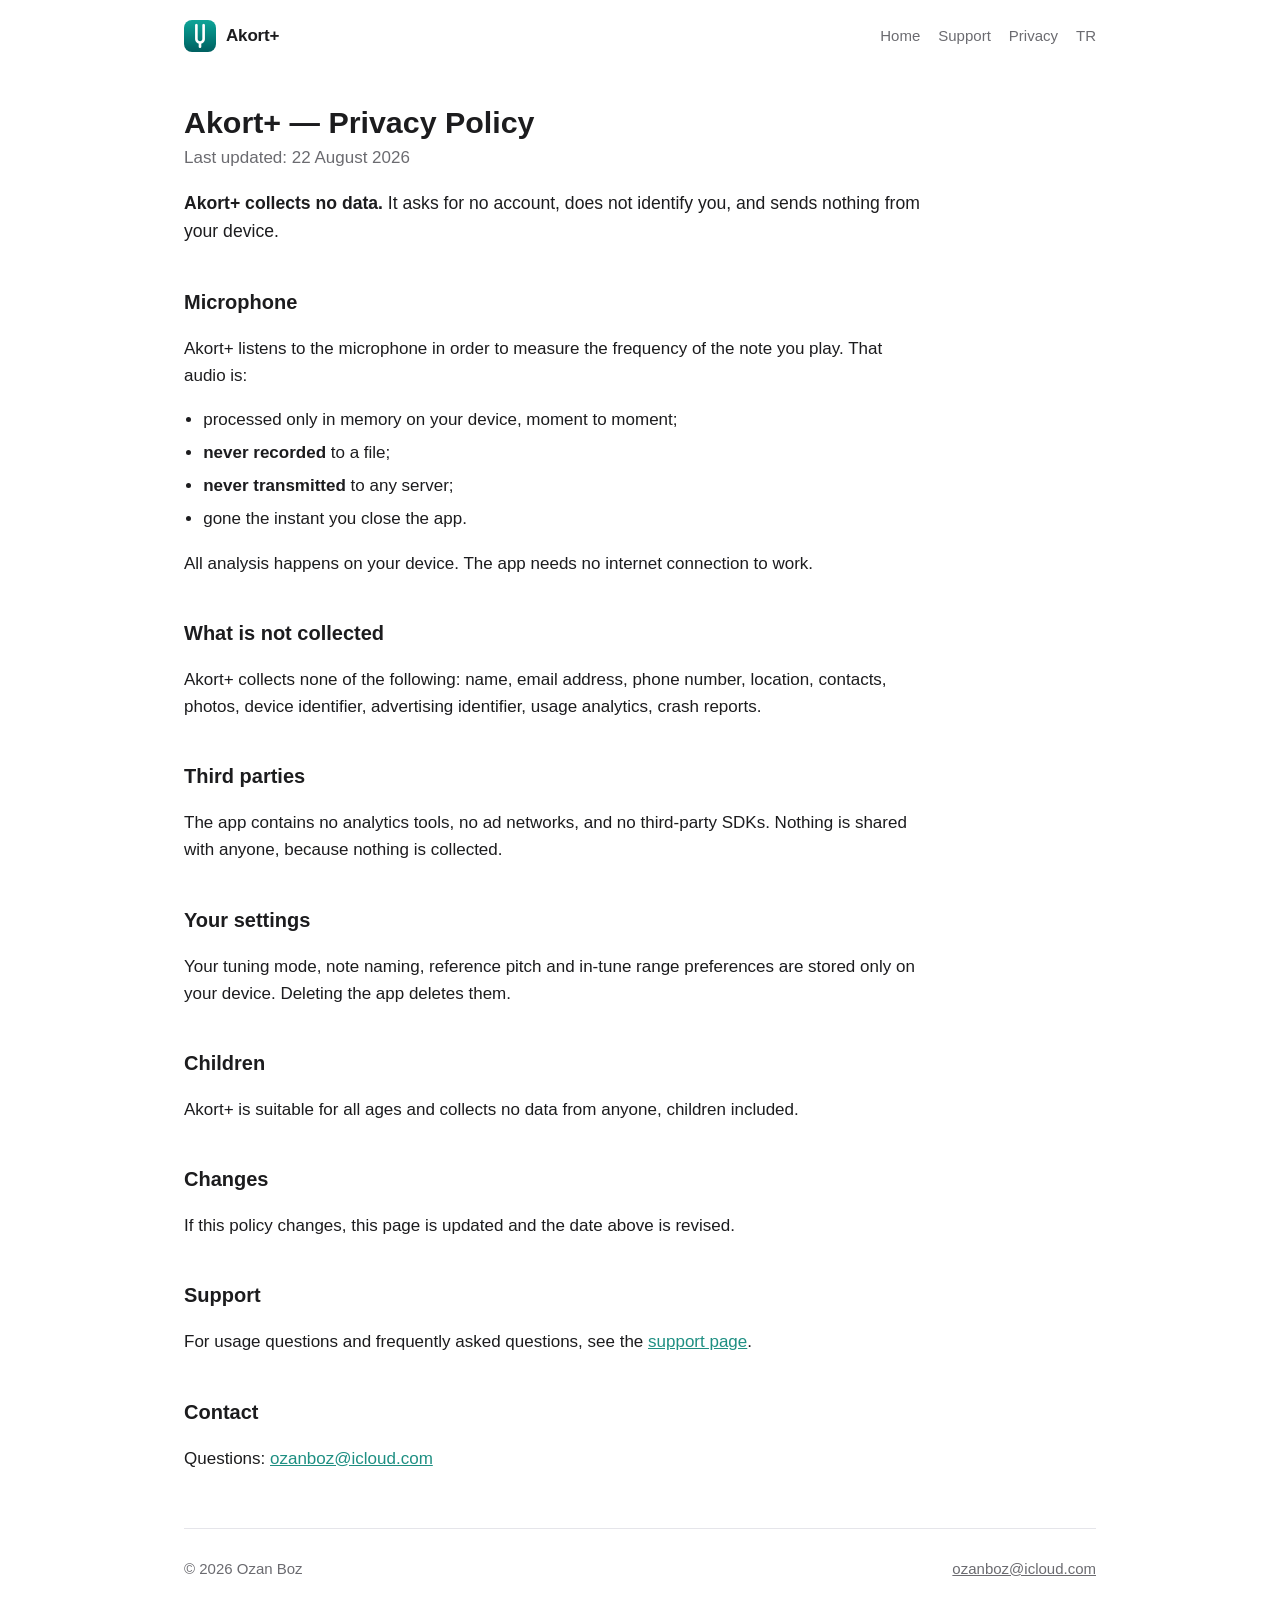
<file: site/privacy.html>
<!DOCTYPE html>
<html lang="tr">
<head>
<meta charset="utf-8">
<meta name="viewport" content="width=device-width, initial-scale=1">
<title>Akort+ — Gizlilik / Privacy</title>
<link rel="icon" href="assets/icon.png">
<link rel="stylesheet" href="style.css">
<!--
  Kept at this path because it is the address registered with the App Store.
  Renaming it would break the link Apple shows on the product page, so the
  file stays and forwards to whichever language the visitor reads.
-->
<script>
  var tr = (navigator.language || "").toLowerCase().indexOf("tr") === 0;
  location.replace(tr ? "gizlilik.html" : "en/privacy.html");
</script>
<noscript><meta http-equiv="refresh" content="0; url=gizlilik.html"></noscript>
</head>
<body>
<div class="wrap">
  <div class="doc">
    <h1>Akort+ — Gizlilik / Privacy</h1>
    <p class="lede">
      <a href="gizlilik.html">Türkçe</a> · <a href="en/privacy.html">English</a>
    </p>
  </div>
</div>
</body>
</html>
</file>
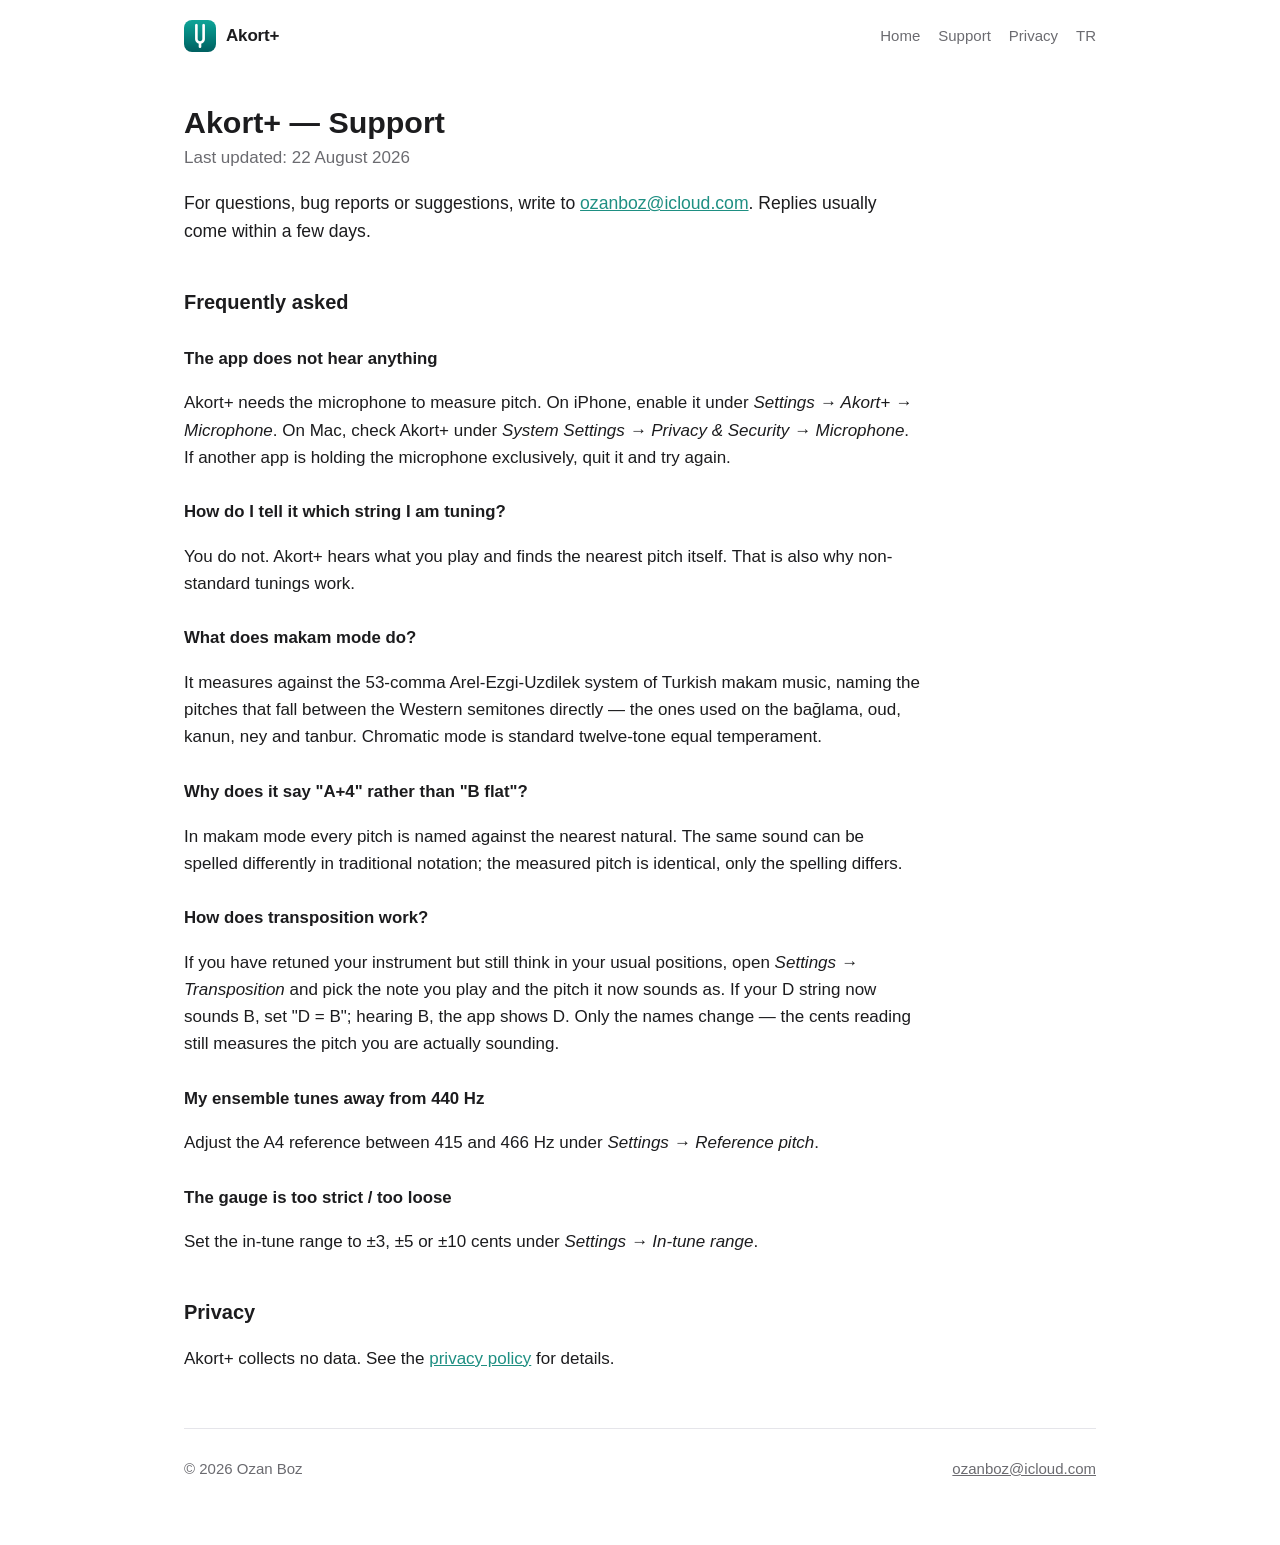
<file: site/support.html>
<!DOCTYPE html>
<html lang="tr">
<head>
<meta charset="utf-8">
<meta name="viewport" content="width=device-width, initial-scale=1">
<title>Akort+ — Destek / Support</title>
<link rel="icon" href="assets/icon.png">
<link rel="stylesheet" href="style.css">
<!--
  Kept at this path because it is the address registered with the App Store.
  Renaming it would break the link Apple shows on the product page, so the
  file stays and forwards to whichever language the visitor reads.
-->
<script>
  var tr = (navigator.language || "").toLowerCase().indexOf("tr") === 0;
  location.replace(tr ? "destek.html" : "en/support.html");
</script>
<noscript><meta http-equiv="refresh" content="0; url=destek.html"></noscript>
</head>
<body>
<div class="wrap">
  <div class="doc">
    <h1>Akort+ — Destek / Support</h1>
    <p class="lede">
      <a href="destek.html">Türkçe</a> · <a href="en/support.html">English</a>
    </p>
  </div>
</div>
</body>
</html>
</file>
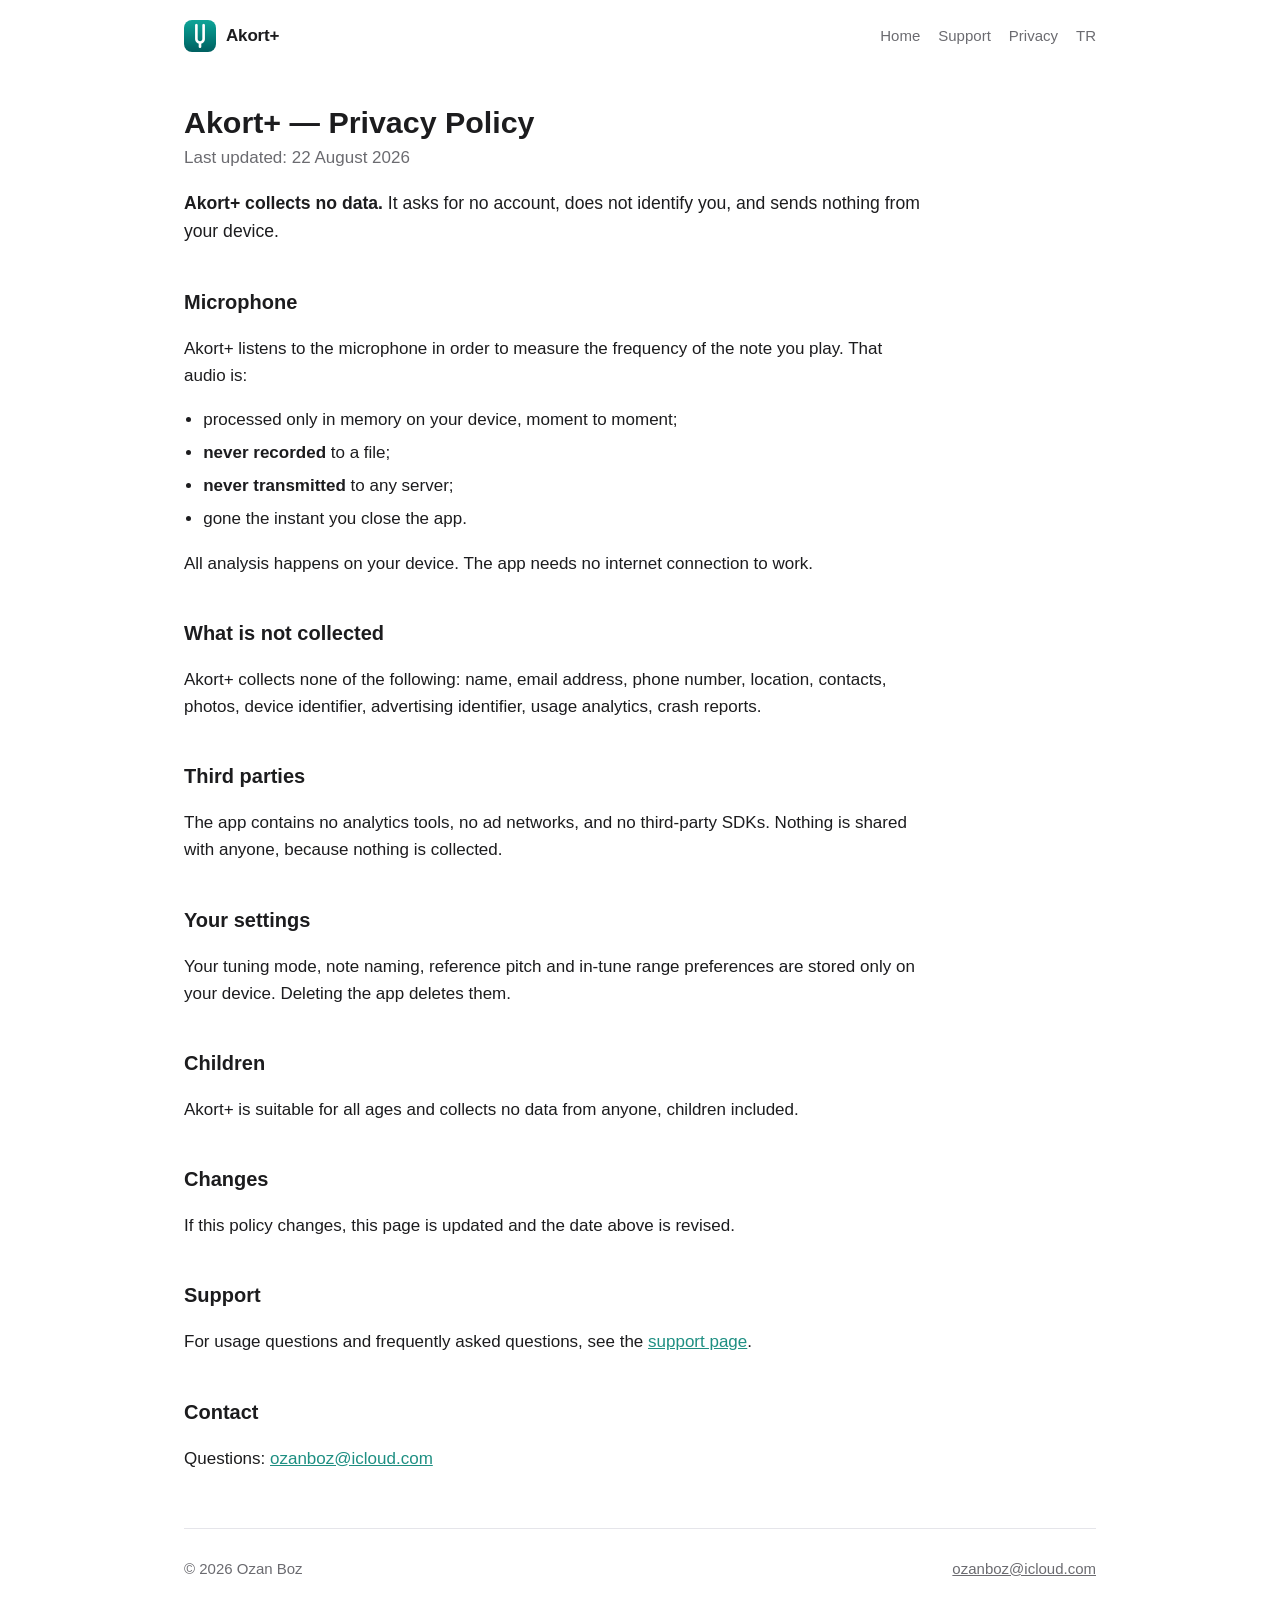
<file: site/en/privacy.html>
<!DOCTYPE html>
<html lang="en">
<head>
<meta charset="utf-8">
<meta name="viewport" content="width=device-width, initial-scale=1">
<title>Akort+ — Privacy Policy</title>
<link rel="icon" href="../assets/icon.png">
<link rel="stylesheet" href="../style.css">
</head>
<body>

<div class="wrap">
  <header class="top">
    <a class="brand" href="./">
      <img src="../assets/icon.png" alt="">
      <span>Akort+</span>
    </a>
    <nav>
      <a href="./">Home</a>
      <a href="support.html">Support</a>
      <a href="privacy.html">Privacy</a>
      <a href="../">TR</a>
    </nav>
  </header>

  <div class="doc">
<h1 lang="en">Akort+ — Privacy Policy</h1>
<p class="sub" lang="en">Last updated: 22 August 2026</p>

<div lang="en">
<p class="lede"><strong>Akort+ collects no data.</strong> It asks for no account, does not identify you, and sends nothing from your device.</p>

<h2>Microphone</h2>
<p>Akort+ listens to the microphone in order to measure the frequency of the note you play. That audio is:</p>
<ul>
  <li>processed only in memory on your device, moment to moment;</li>
  <li><strong>never recorded</strong> to a file;</li>
  <li><strong>never transmitted</strong> to any server;</li>
  <li>gone the instant you close the app.</li>
</ul>
<p>All analysis happens on your device. The app needs no internet connection to work.</p>

<h2>What is not collected</h2>
<p>Akort+ collects none of the following: name, email address, phone number, location, contacts, photos, device identifier, advertising identifier, usage analytics, crash reports.</p>

<h2>Third parties</h2>
<p>The app contains no analytics tools, no ad networks, and no third-party SDKs. Nothing is shared with anyone, because nothing is collected.</p>

<h2>Your settings</h2>
<p>Your tuning mode, note naming, reference pitch and in-tune range preferences are stored only on your device. Deleting the app deletes them.</p>

<h2>Children</h2>
<p>Akort+ is suitable for all ages and collects no data from anyone, children included.</p>

<h2>Changes</h2>
<p>If this policy changes, this page is updated and the date above is revised.</p>

<h2>Support</h2>
<p>For usage questions and frequently asked questions, see the <a href="support.html">support page</a>.</p>

<h2>Contact</h2>
<p>Questions: <a href="mailto:ozanboz@icloud.com">ozanboz@icloud.com</a></p>
</div>
  </div>

  <footer>
    <div class="row">
      <span>© 2026 Ozan Boz</span>
      <span><a href="mailto:ozanboz@icloud.com">ozanboz@icloud.com</a></span>
    </div>
  </footer>
</div>

</body>
</html>
</file>
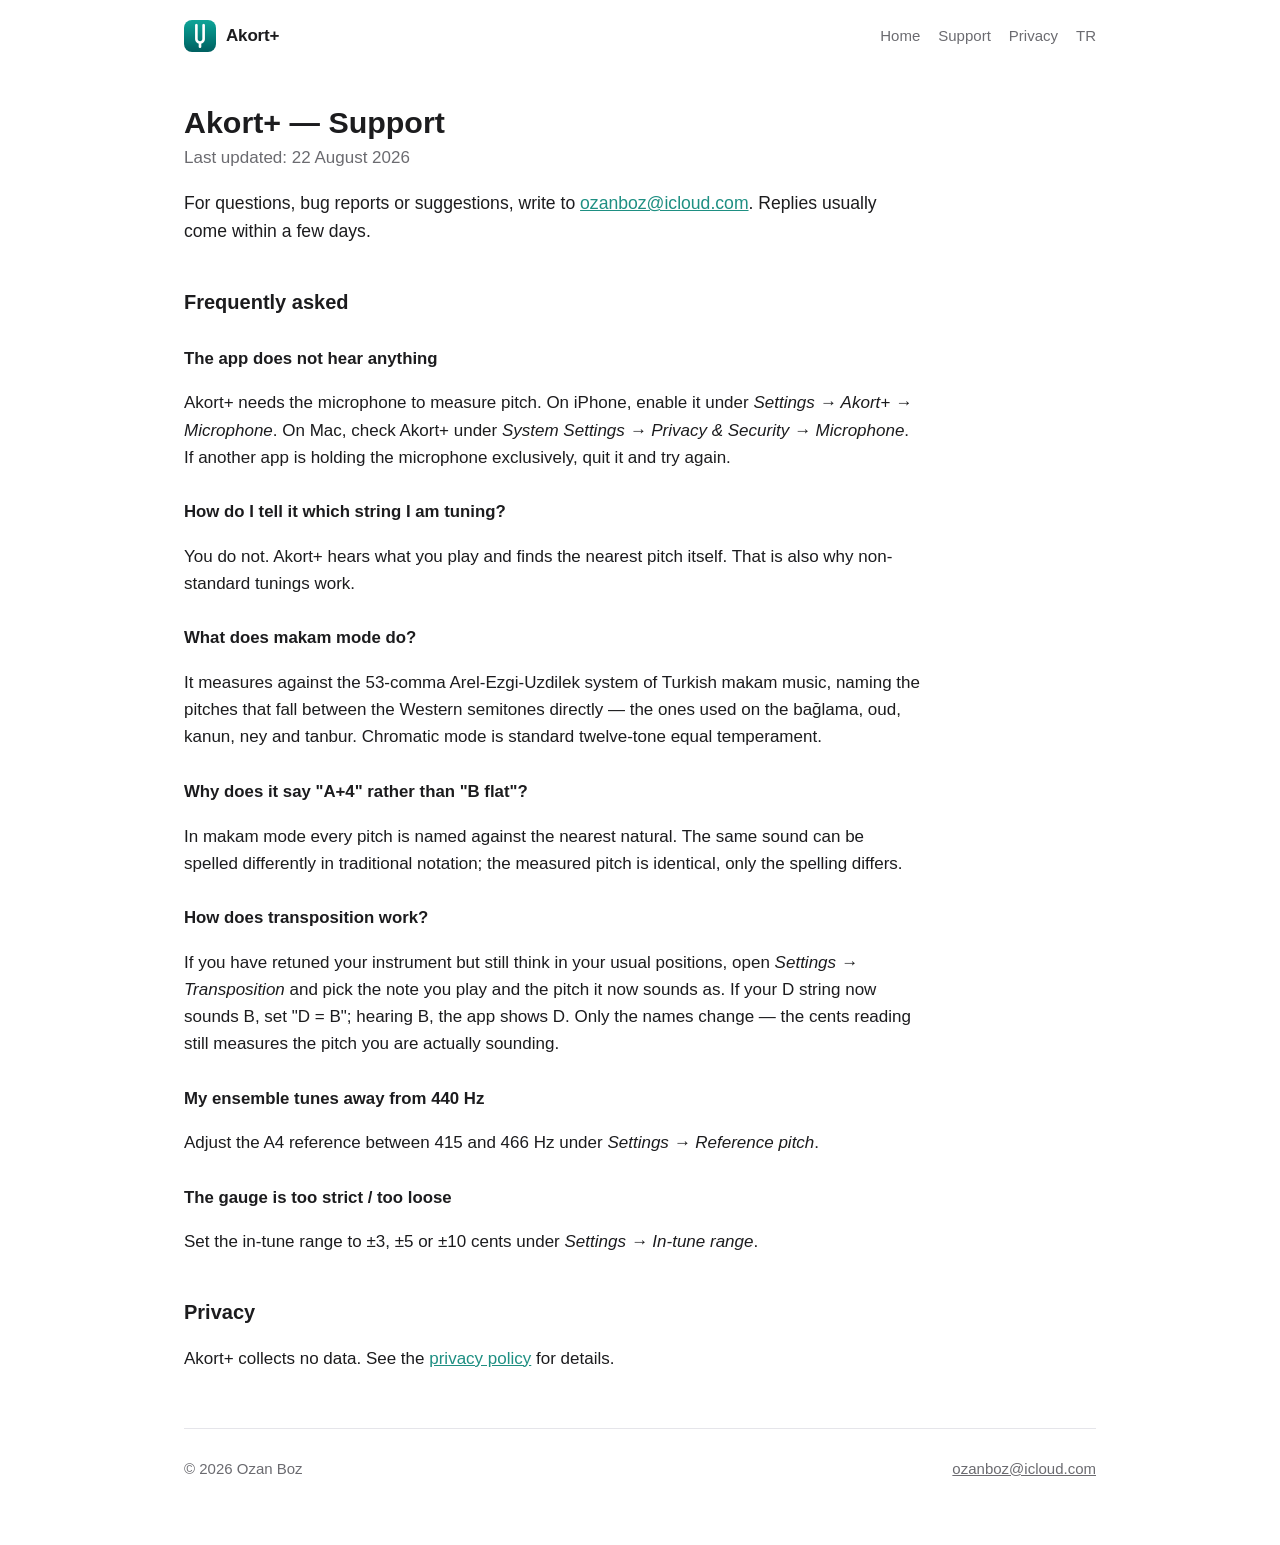
<file: site/en/support.html>
<!DOCTYPE html>
<html lang="en">
<head>
<meta charset="utf-8">
<meta name="viewport" content="width=device-width, initial-scale=1">
<title>Akort+ — Support</title>
<link rel="icon" href="../assets/icon.png">
<link rel="stylesheet" href="../style.css">
</head>
<body>

<div class="wrap">
  <header class="top">
    <a class="brand" href="./">
      <img src="../assets/icon.png" alt="">
      <span>Akort+</span>
    </a>
    <nav>
      <a href="./">Home</a>
      <a href="support.html">Support</a>
      <a href="privacy.html">Privacy</a>
      <a href="../">TR</a>
    </nav>
  </header>

  <div class="doc">
<h1>Akort+ — Support</h1>
<p class="sub">Last updated: 22 August 2026</p>

<p class="lede">For questions, bug reports or suggestions, write to
<a href="mailto:ozanboz@icloud.com">ozanboz@icloud.com</a>. Replies usually
come within a few days.</p>

<h2>Frequently asked</h2>

<h3>The app does not hear anything</h3>
<p>Akort+ needs the microphone to measure pitch. On iPhone, enable it under
<em>Settings → Akort+ → Microphone</em>. On Mac, check Akort+ under
<em>System Settings → Privacy &amp; Security → Microphone</em>. If another
app is holding the microphone exclusively, quit it and try again.</p>

<h3>How do I tell it which string I am tuning?</h3>
<p>You do not. Akort+ hears what you play and finds the nearest pitch
itself. That is also why non-standard tunings work.</p>

<h3>What does makam mode do?</h3>
<p>It measures against the 53-comma Arel-Ezgi-Uzdilek system of Turkish
makam music, naming the pitches that fall between the Western semitones
directly — the ones used on the bağlama, oud, kanun, ney and tanbur.
Chromatic mode is standard twelve-tone equal temperament.</p>

<h3>Why does it say "A+4" rather than "B flat"?</h3>
<p>In makam mode every pitch is named against the nearest natural. The same
sound can be spelled differently in traditional notation; the measured pitch
is identical, only the spelling differs.</p>

<h3>How does transposition work?</h3>
<p>If you have retuned your instrument but still think in your usual
positions, open <em>Settings → Transposition</em> and pick the note you play
and the pitch it now sounds as. If your D string now sounds B, set
"D = B"; hearing B, the app shows D. Only the names change — the cents
reading still measures the pitch you are actually sounding.</p>

<h3>My ensemble tunes away from 440 Hz</h3>
<p>Adjust the A4 reference between 415 and 466 Hz under
<em>Settings → Reference pitch</em>.</p>

<h3>The gauge is too strict / too loose</h3>
<p>Set the in-tune range to ±3, ±5 or ±10 cents under
<em>Settings → In-tune range</em>.</p>

<h2>Privacy</h2>
<p>Akort+ collects no data. See the
<a href="privacy.html">privacy policy</a> for details.</p>
  </div>

  <footer>
    <div class="row">
      <span>© 2026 Ozan Boz</span>
      <span><a href="mailto:ozanboz@icloud.com">ozanboz@icloud.com</a></span>
    </div>
  </footer>
</div>

</body>
</html>
</file>
<file: site/style.css>
/* Shared across the landing pages, the privacy policy and the support page,
   so the whole site reads as one product rather than three documents that
   happen to share a domain. The palette is the app's: --accent is
   Theme.accentColor, the same teal the in-tune state uses. */
:root {
  --accent: #1e8f82;
  --accent-soft: rgba(30, 143, 130, 0.12);
  --text: #1c1c1e;
  --muted: #6b6b70;
  --bg: #ffffff;
  --panel: #f6f7f7;
  --rule: #e5e5ea;
}
@media (prefers-color-scheme: dark) {
  :root {
    --accent: #35b3a3;
    --accent-soft: rgba(53, 179, 163, 0.16);
    --text: #f2f2f7;
    --muted: #a1a1a6;
    --bg: #111113;
    --panel: #1c1c1e;
    --rule: #38383a;
  }
}
* { box-sizing: border-box; }
html { scroll-behavior: smooth; }
body {
  margin: 0;
  background: var(--bg);
  color: var(--text);
  font: 17px/1.6 -apple-system, BlinkMacSystemFont, "Segoe UI", Roboto, sans-serif;
  -webkit-font-smoothing: antialiased;
}
a { color: var(--accent); }
.wrap { max-width: 60rem; margin: 0 auto; padding: 0 24px; }

/* Header */
.top {
  display: flex; align-items: center; justify-content: space-between;
  gap: 16px; padding: 20px 0;
}
.brand { display: flex; align-items: center; gap: 10px; text-decoration: none; color: var(--text); }
.brand img { width: 32px; height: 32px; border-radius: 8px; }
.brand span { font-weight: 600; letter-spacing: -0.01em; }
.top nav { display: flex; gap: 18px; font-size: 15px; }
.top nav a { color: var(--muted); text-decoration: none; }
.top nav a:hover { color: var(--accent); }

/* Hero */
.hero { padding: 48px 0 8px; text-align: center; }
.hero img.mark {
  width: 108px; height: 108px; border-radius: 24px;
  box-shadow: 0 12px 32px rgba(0,0,0,0.14);
}
.hero h1 {
  font-size: clamp(2rem, 5vw, 2.9rem); line-height: 1.1;
  margin: 24px 0 8px; letter-spacing: -0.02em;
}
.hero .lede { font-size: 1.2rem; color: var(--muted); margin: 0 auto; max-width: 34rem; }
.badge {
  display: inline-block; margin-top: 28px; padding: 10px 20px;
  border-radius: 999px; background: var(--accent-soft); color: var(--accent);
  font-weight: 600; font-size: 15px; text-decoration: none;
}

/* Screenshots */
.shots {
  display: flex; gap: 20px; justify-content: center; flex-wrap: wrap;
  padding: 48px 0 8px;
}
.shots figure { margin: 0; width: min(240px, 42vw); }
.shots img {
  width: 100%; height: auto; display: block;
  border-radius: 18px; border: 1px solid var(--rule);
}
.shots figcaption {
  margin-top: 10px; font-size: 14px; color: var(--muted); text-align: center;
}

/* Features */
.features {
  display: grid; gap: 20px; padding: 48px 0;
  grid-template-columns: repeat(auto-fit, minmax(16rem, 1fr));
}
.card { background: var(--panel); border-radius: 16px; padding: 22px 24px; }
.card h3 { margin: 0 0 6px; font-size: 1.05rem; }
.card p { margin: 0; color: var(--muted); font-size: 15px; }

/* Sections */
section h2 {
  font-size: 1.5rem; margin: 40px 0 4px; letter-spacing: -0.01em;
}
section h2 + p { color: var(--muted); margin-top: 0; }

hr { border: 0; border-top: 1px solid var(--rule); margin: 48px 0; }

footer {
  border-top: 1px solid var(--rule); margin-top: 56px;
  padding: 28px 0 64px; color: var(--muted); font-size: 15px;
}
footer a { color: var(--muted); }
footer .row { display: flex; gap: 18px; flex-wrap: wrap; justify-content: space-between; }

/* Document pages (privacy, support) */
.doc { padding-top: 8px; max-width: 46rem; }
.doc h1 { font-size: 1.9rem; line-height: 1.2; margin: 24px 0 4px; }
.doc h2 { font-size: 1.25rem; margin: 40px 0 8px; }
.doc h3 { font-size: 1.05rem; margin: 28px 0 4px; }
.doc .sub { color: var(--muted); margin: 0 0 8px; }
.doc .lede { font-size: 1.1rem; }
.doc ul { padding-left: 1.2rem; }
.doc li { margin: 6px 0; }
</file>
